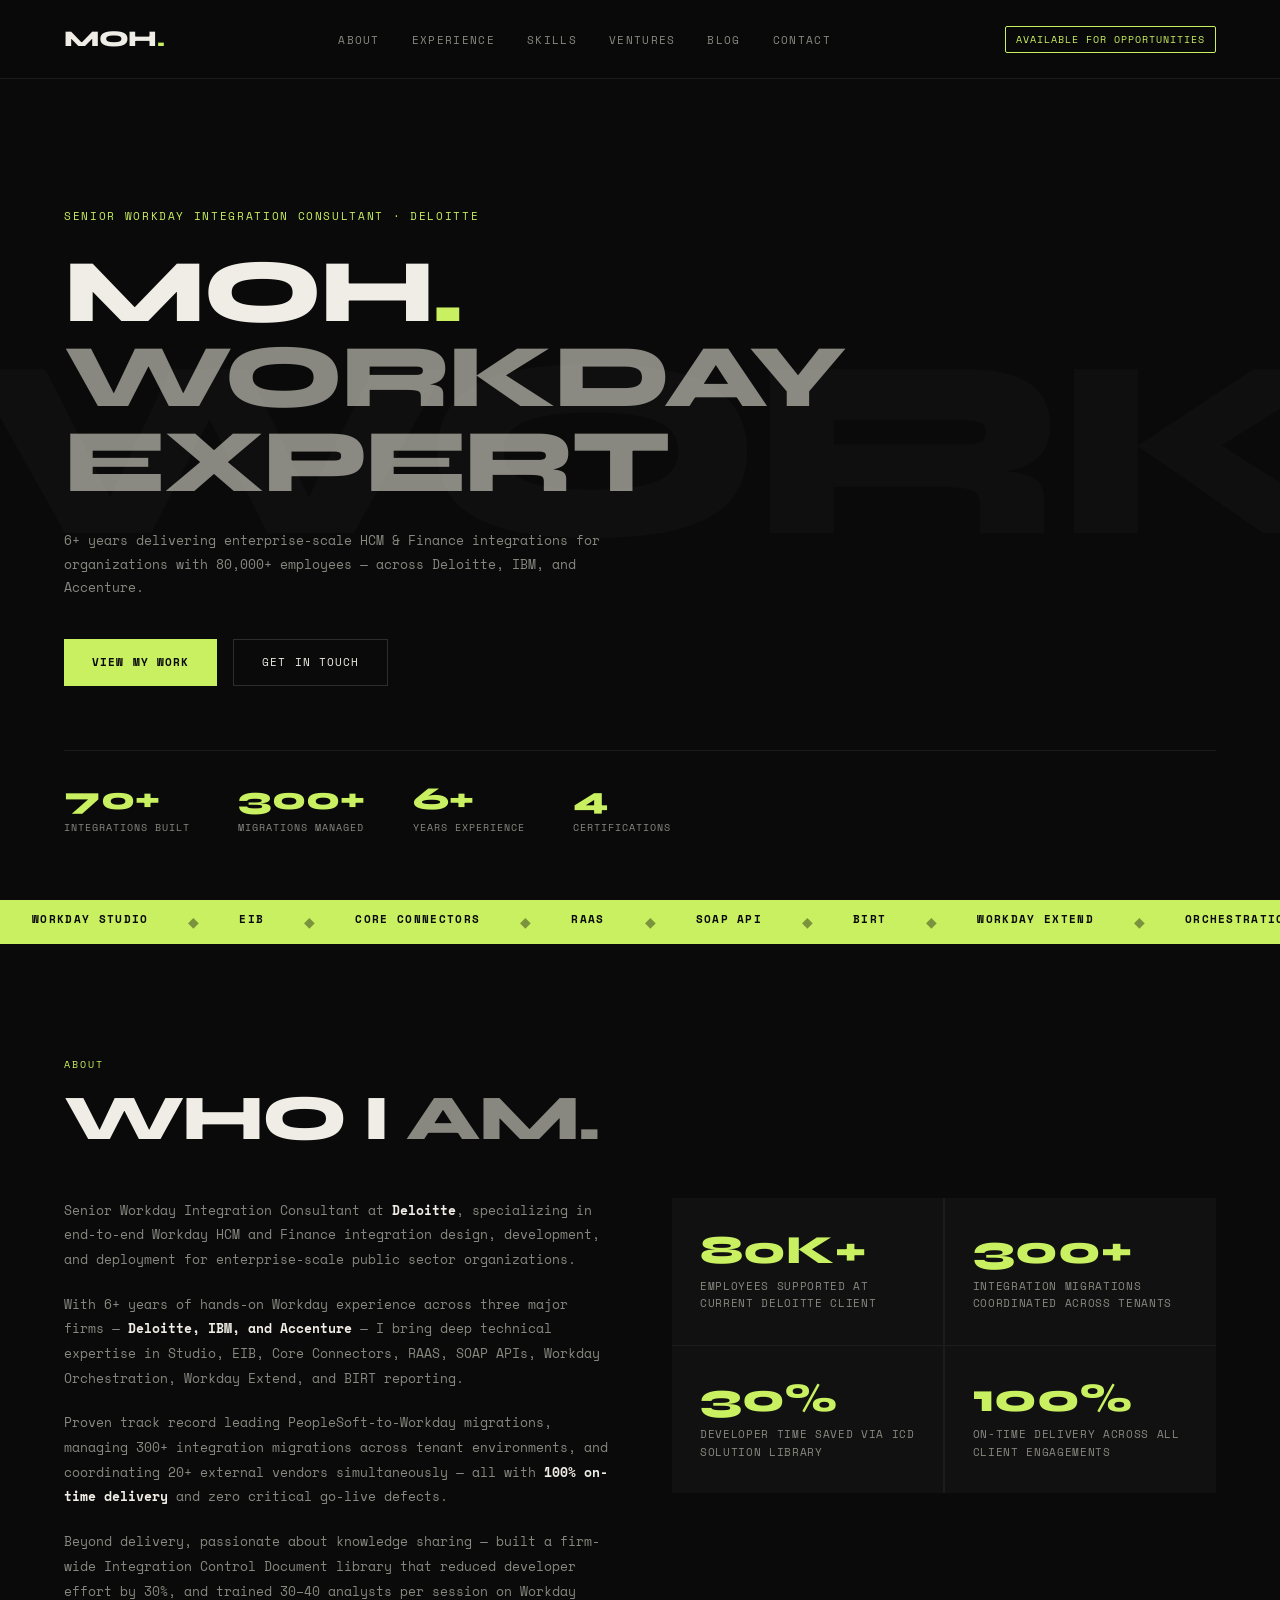
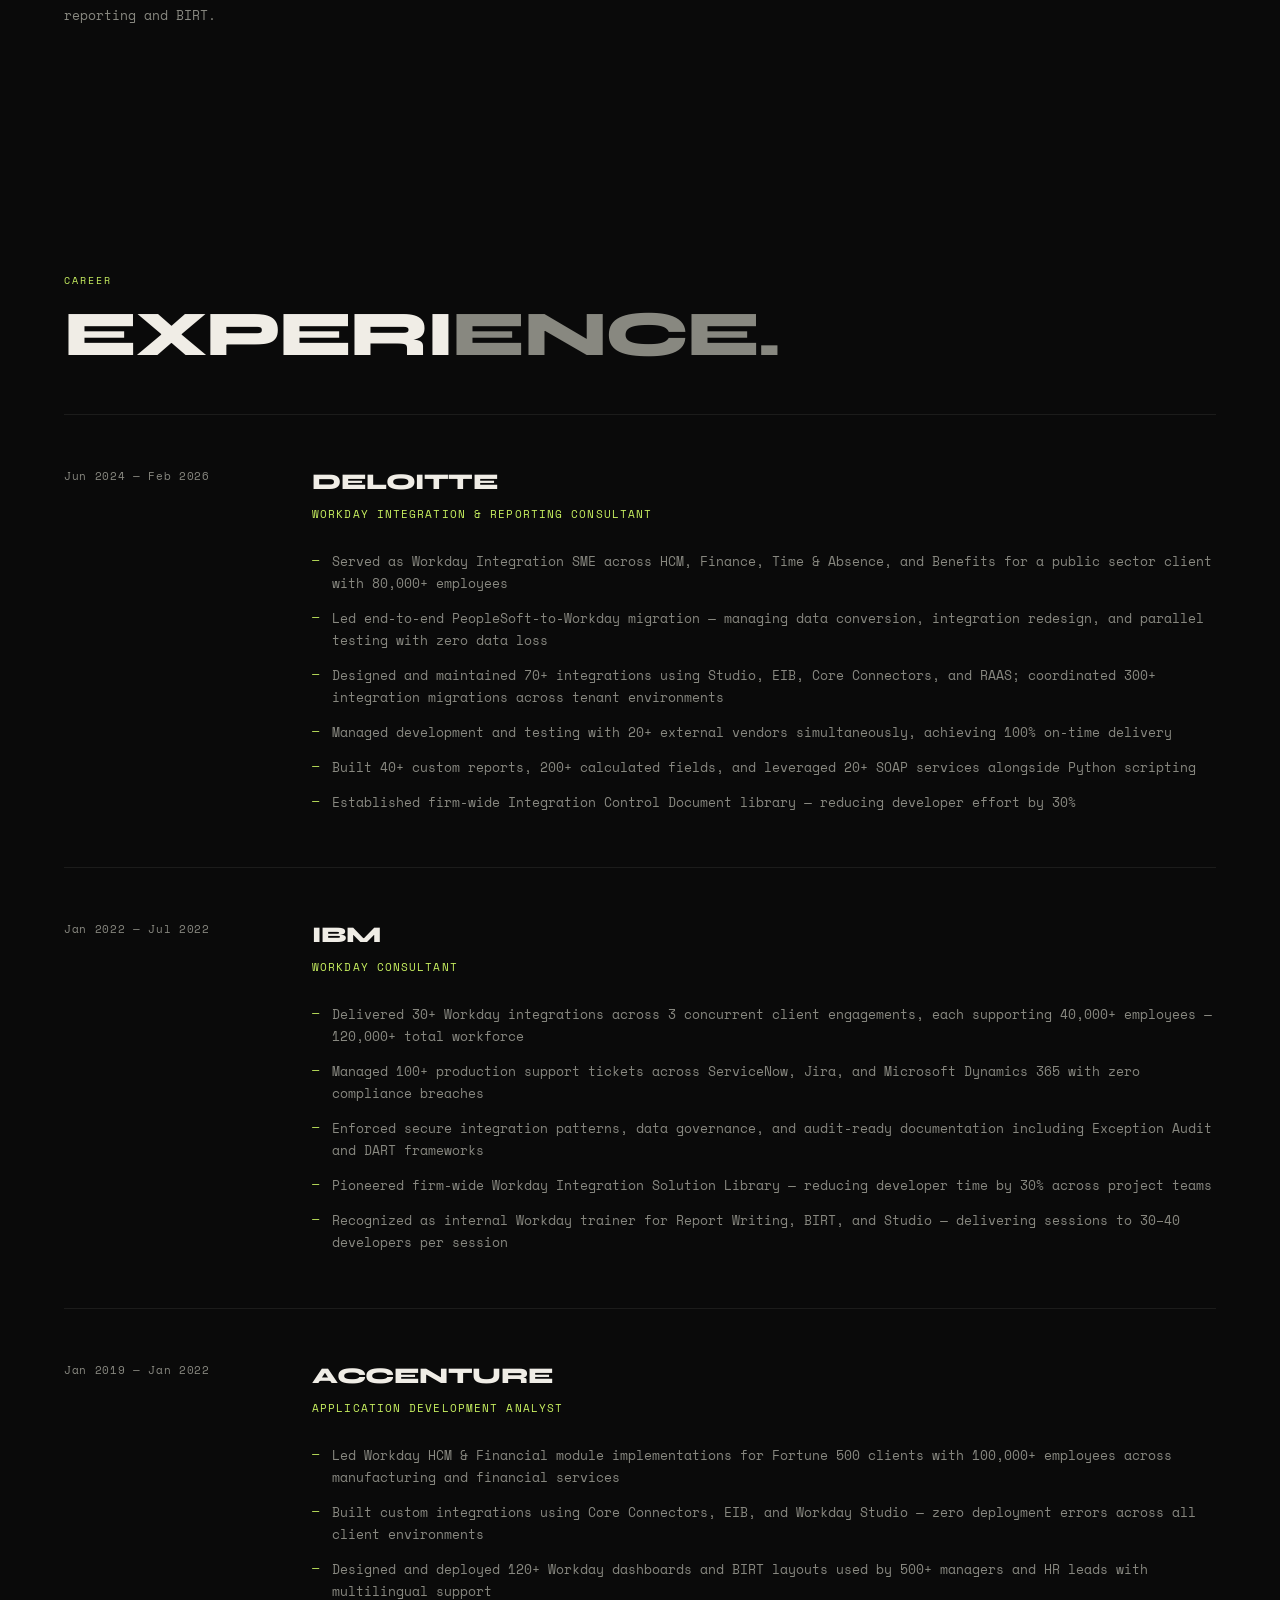
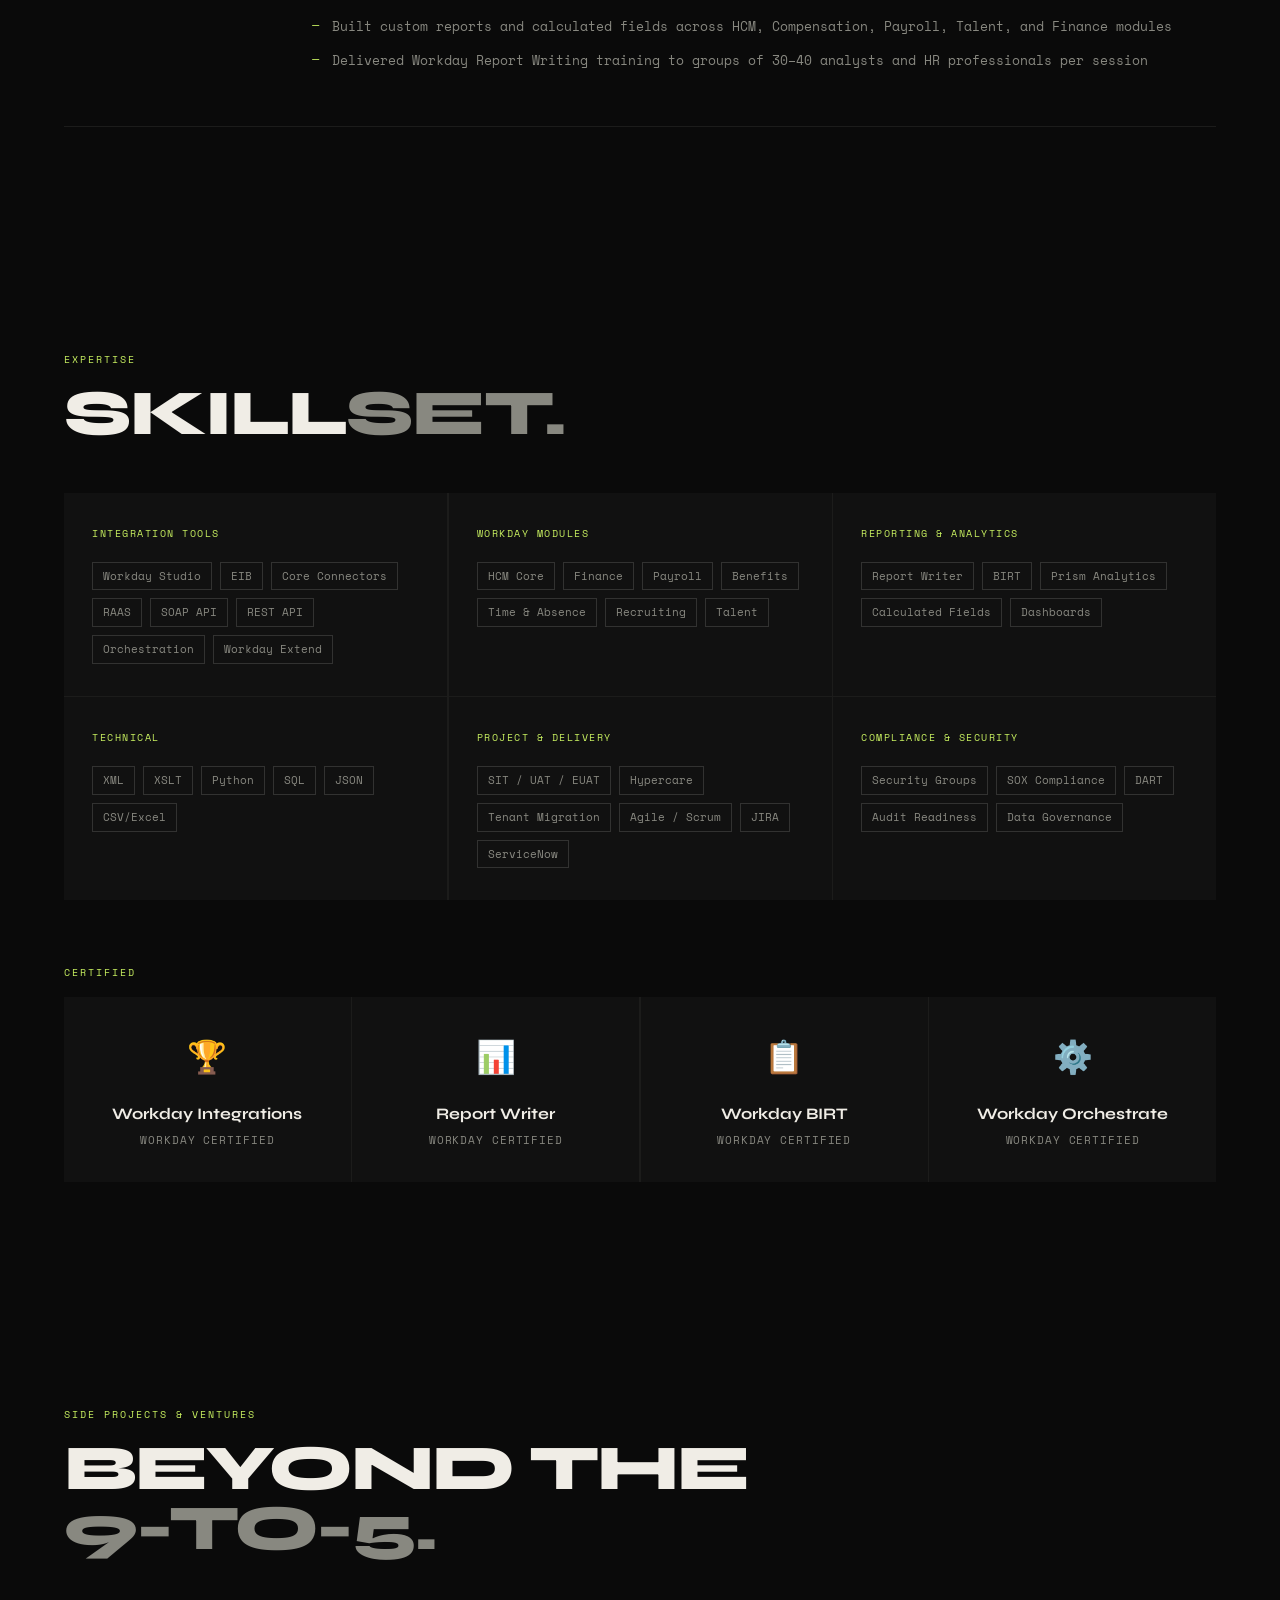
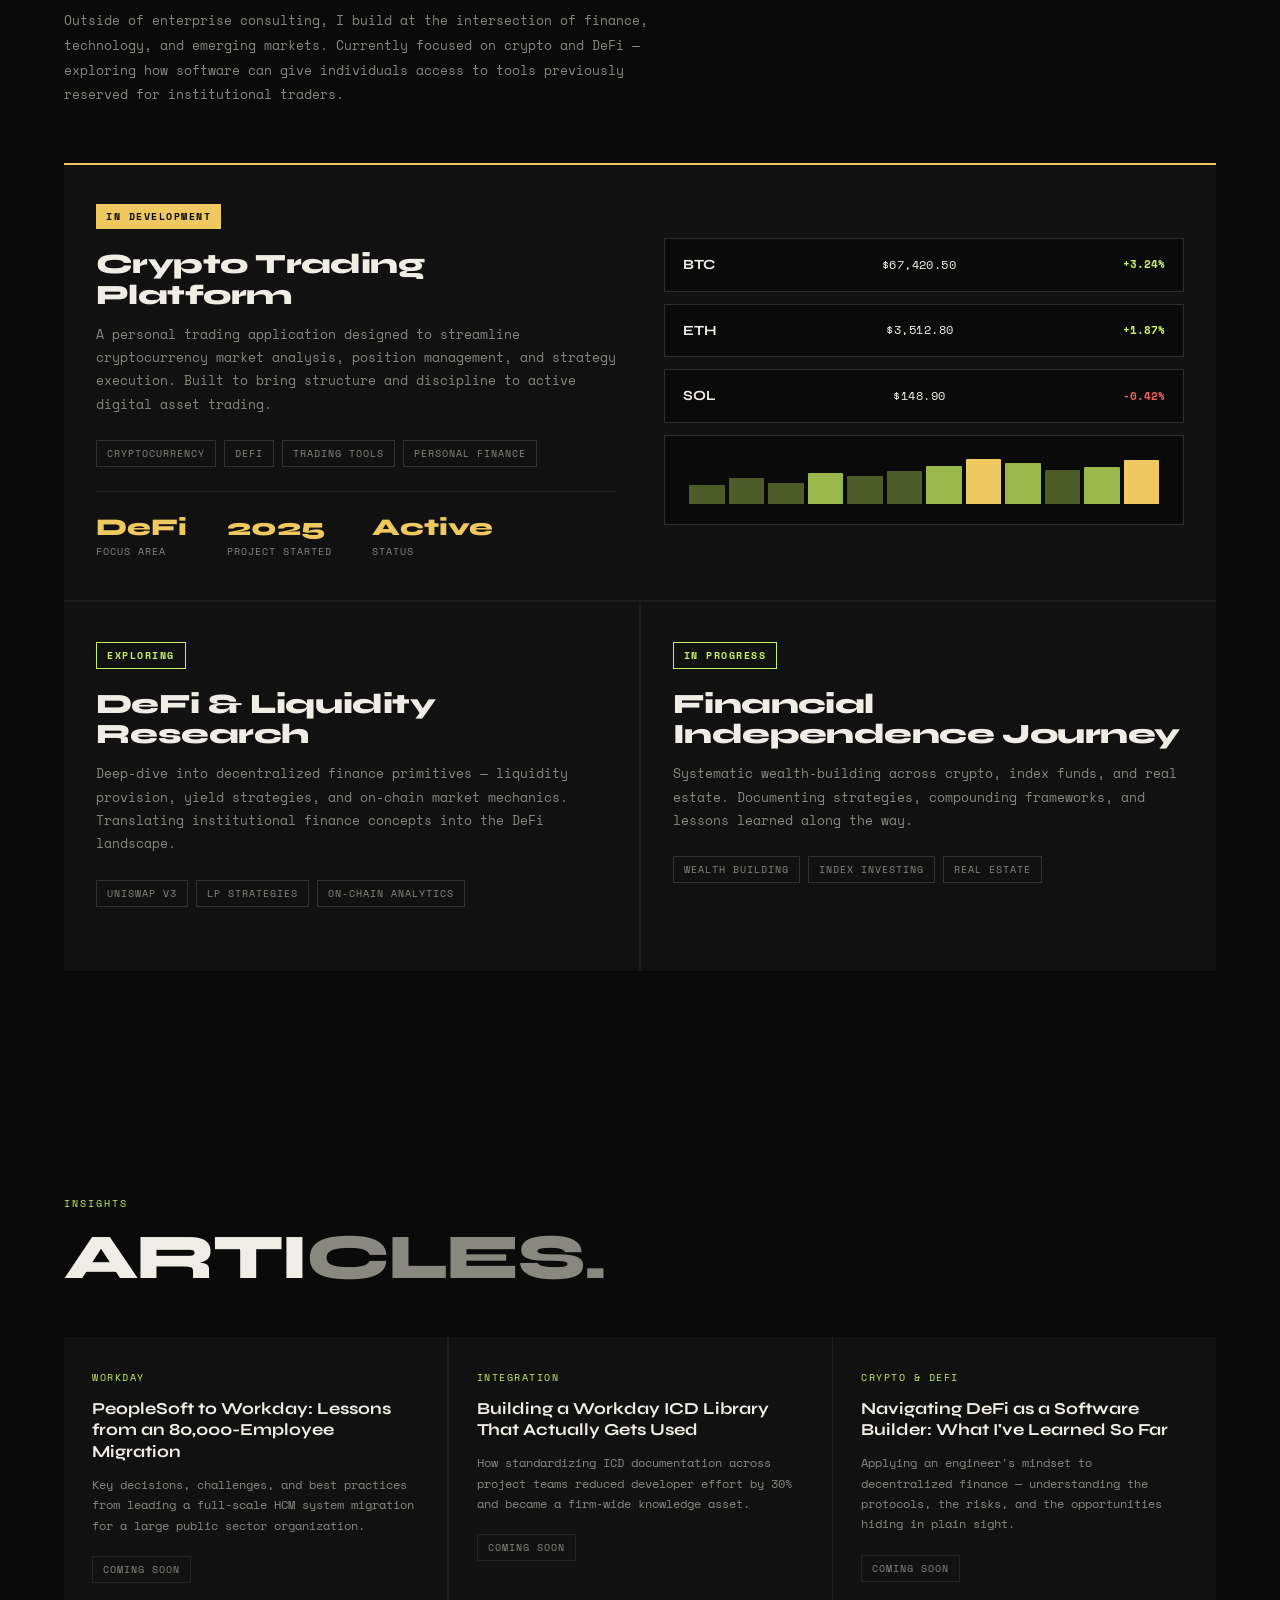
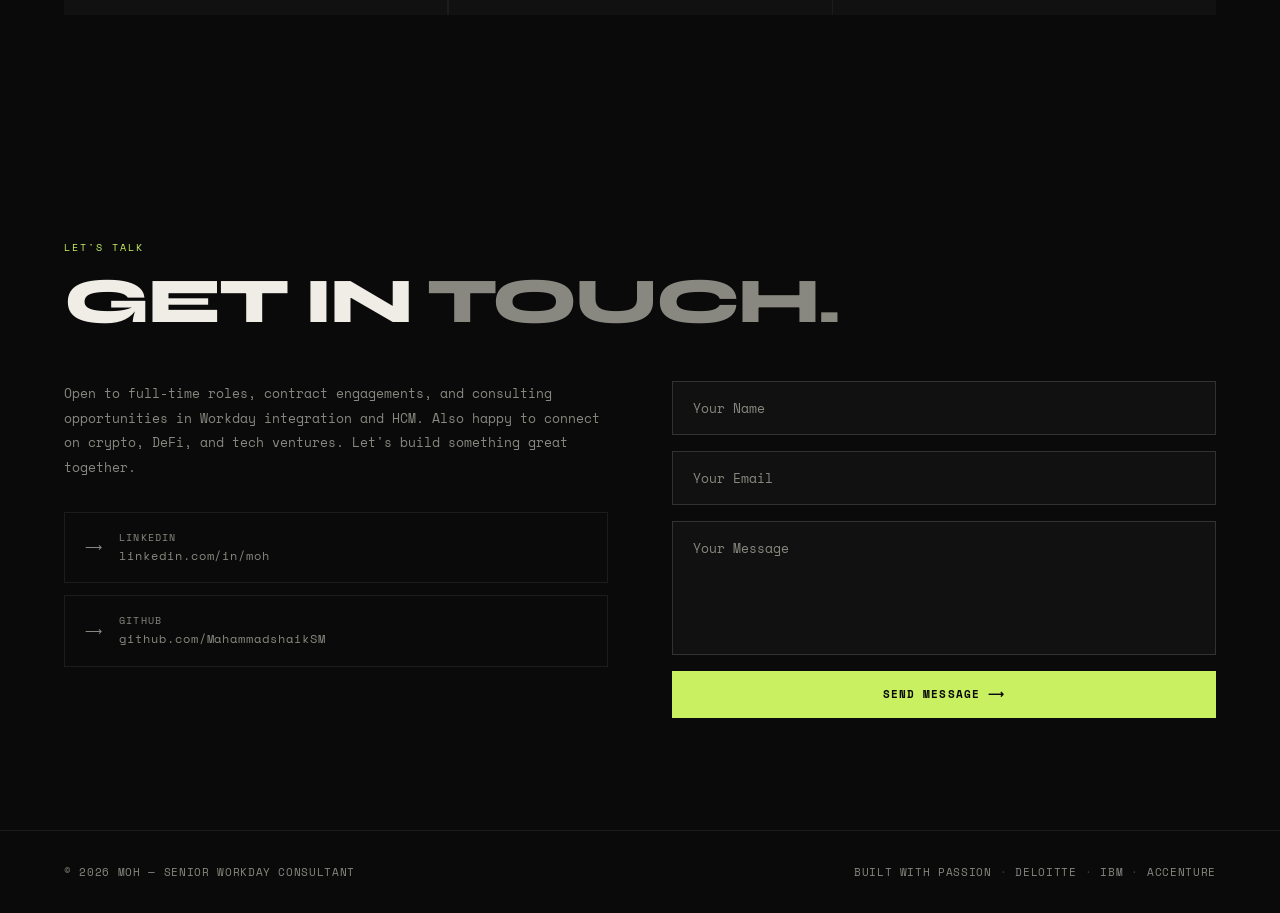
<file: Index.html>
<!DOCTYPE html>
<html lang="en">
<head>
<meta charset="UTF-8">
<meta name="viewport" content="width=device-width, initial-scale=1.0">
<title>Moh — Senior Workday Integration Consultant</title>
<link rel="preconnect" href="https://fonts.googleapis.com">
<link rel="preconnect" href="https://fonts.gstatic.com" crossorigin>
<link href="https://fonts.googleapis.com/css2?family=Space+Mono:ital,wght@0,400;0,700;1,400&family=Syne:wght@400;600;700;800&display=swap" rel="stylesheet">
<style>
  :root {
    --bg: #0a0a0a;
    --bg2: #111111;
    --bg3: #1a1a1a;
    --text: #f0ede6;
    --muted: #888880;
    --accent: #c8f060;
    --accent2: #f0c860;
    --border: rgba(240,237,230,0.08);
    --border2: rgba(240,237,230,0.15);
    --mono: 'Space Mono', monospace;
    --display: 'Syne', sans-serif;
  }
  *, *::before, *::after { box-sizing: border-box; margin: 0; padding: 0; }
  html { scroll-behavior: smooth; }
  body {
    background: var(--bg);
    color: var(--text);
    font-family: var(--mono);
    font-size: 14px;
    line-height: 1.7;
    overflow-x: hidden;
  }

  /* NAV */
  nav {
    position: fixed;
    top: 0; left: 0; right: 0;
    z-index: 100;
    display: flex;
    align-items: center;
    justify-content: space-between;
    padding: 1.25rem 4rem;
    background: rgba(10,10,10,0.92);
    backdrop-filter: blur(12px);
    border-bottom: 1px solid var(--border);
  }
  .nav-logo {
    font-family: var(--display);
    font-size: 1.4rem;
    font-weight: 800;
    letter-spacing: -0.02em;
    color: var(--text);
    text-decoration: none;
  }
  .nav-logo span { color: var(--accent); }
  .nav-links { display: flex; gap: 2rem; list-style: none; }
  .nav-links a {
    color: var(--muted);
    text-decoration: none;
    font-size: 11px;
    letter-spacing: 0.12em;
    text-transform: uppercase;
    transition: color 0.2s;
  }
  .nav-links a:hover { color: var(--accent); }
  .nav-badge {
    font-size: 10px;
    letter-spacing: 0.1em;
    text-transform: uppercase;
    color: var(--accent);
    border: 1px solid var(--accent);
    padding: 4px 10px;
    border-radius: 2px;
  }

  /* HERO */
  .hero {
    min-height: 100vh;
    display: flex;
    flex-direction: column;
    justify-content: flex-end;
    padding: 8rem 4rem 4rem;
    position: relative;
    overflow: hidden;
  }
  .hero-bg-text {
    position: absolute;
    top: 50%;
    left: -2rem;
    transform: translateY(-50%);
    font-family: var(--display);
    font-size: clamp(120px, 20vw, 260px);
    font-weight: 800;
    color: rgba(255,255,255,0.025);
    white-space: nowrap;
    pointer-events: none;
    user-select: none;
    letter-spacing: -0.04em;
  }
  .hero-eyebrow {
    font-size: 11px;
    letter-spacing: 0.15em;
    text-transform: uppercase;
    color: var(--accent);
    margin-bottom: 1.5rem;
  }
  .hero-title {
    font-family: var(--display);
    font-size: clamp(3rem, 7vw, 7rem);
    font-weight: 800;
    line-height: 0.95;
    letter-spacing: -0.03em;
    margin-bottom: 1.5rem;
  }
  .hero-title .line2 { color: var(--muted); }
  .hero-title .accent { color: var(--accent); }
  .hero-sub {
    max-width: 560px;
    color: var(--muted);
    font-size: 13px;
    line-height: 1.8;
    margin-bottom: 2.5rem;
  }
  .hero-ctas { display: flex; gap: 1rem; align-items: center; flex-wrap: wrap; }
  .btn-primary {
    background: var(--accent);
    color: #0a0a0a;
    font-family: var(--mono);
    font-size: 11px;
    letter-spacing: 0.1em;
    text-transform: uppercase;
    font-weight: 700;
    padding: 14px 28px;
    border: none;
    cursor: pointer;
    text-decoration: none;
    display: inline-block;
    transition: opacity 0.2s;
  }
  .btn-primary:hover { opacity: 0.85; }
  .btn-outline {
    background: transparent;
    color: var(--text);
    font-family: var(--mono);
    font-size: 11px;
    letter-spacing: 0.1em;
    text-transform: uppercase;
    padding: 13px 28px;
    border: 1px solid var(--border2);
    cursor: pointer;
    text-decoration: none;
    display: inline-block;
    transition: border-color 0.2s, color 0.2s;
  }
  .btn-outline:hover { border-color: var(--accent); color: var(--accent); }
  .hero-stats {
    display: flex;
    gap: 3rem;
    margin-top: 4rem;
    padding-top: 2rem;
    border-top: 1px solid var(--border);
  }
  .stat-num {
    font-family: var(--display);
    font-size: 2rem;
    font-weight: 800;
    color: var(--accent);
    line-height: 1;
  }
  .stat-label {
    font-size: 10px;
    letter-spacing: 0.1em;
    text-transform: uppercase;
    color: var(--muted);
    margin-top: 4px;
  }

  /* TICKER */
  .ticker {
    overflow: hidden;
    background: var(--accent);
    padding: 10px 0;
  }
  .ticker-inner {
    display: flex;
    gap: 0;
    animation: ticker 30s linear infinite;
    white-space: nowrap;
  }
  .ticker-item {
    font-size: 11px;
    letter-spacing: 0.12em;
    text-transform: uppercase;
    font-weight: 700;
    color: #0a0a0a;
    padding: 0 2rem;
  }
  .ticker-sep { color: #0a0a0a; opacity: 0.4; padding: 0 0.5rem; }
  @keyframes ticker { from { transform: translateX(0); } to { transform: translateX(-50%); } }

  /* SECTIONS */
  section { padding: 7rem 4rem; }
  .section-label {
    font-size: 10px;
    letter-spacing: 0.2em;
    text-transform: uppercase;
    color: var(--accent);
    margin-bottom: 1rem;
  }
  .section-title {
    font-family: var(--display);
    font-size: clamp(2.5rem, 5vw, 4.5rem);
    font-weight: 800;
    line-height: 0.95;
    letter-spacing: -0.03em;
    margin-bottom: 3rem;
  }
  .section-title em { color: var(--muted); font-style: normal; }

  /* ABOUT */
  .about-grid {
    display: grid;
    grid-template-columns: 1fr 1fr;
    gap: 4rem;
    align-items: start;
  }
  .about-text p {
    color: var(--muted);
    font-size: 13px;
    line-height: 1.9;
    margin-bottom: 1.25rem;
  }
  .about-text p strong { color: var(--text); font-weight: 700; }
  .about-metrics {
    display: grid;
    grid-template-columns: 1fr 1fr;
    gap: 1.5px;
    background: var(--border);
  }
  .metric-box {
    background: var(--bg2);
    padding: 2rem 1.75rem;
  }
  .metric-num {
    font-family: var(--display);
    font-size: 2.5rem;
    font-weight: 800;
    color: var(--accent);
    line-height: 1;
    margin-bottom: 0.5rem;
  }
  .metric-desc {
    font-size: 11px;
    color: var(--muted);
    line-height: 1.6;
    text-transform: uppercase;
    letter-spacing: 0.06em;
  }

  /* EXPERIENCE */
  .exp-item {
    display: grid;
    grid-template-columns: 200px 1fr;
    gap: 3rem;
    padding: 3rem 0;
    border-top: 1px solid var(--border);
  }
  .exp-item:last-child { border-bottom: 1px solid var(--border); }
  .exp-date { font-size: 11px; color: var(--muted); letter-spacing: 0.06em; padding-top: 4px; }
  .exp-company {
    font-family: var(--display);
    font-size: 1.4rem;
    font-weight: 800;
    letter-spacing: -0.02em;
    margin-bottom: 0.25rem;
  }
  .exp-role {
    font-size: 11px;
    letter-spacing: 0.1em;
    text-transform: uppercase;
    color: var(--accent);
    margin-bottom: 1.25rem;
  }
  .exp-bullets { list-style: none; }
  .exp-bullets li {
    font-size: 13px;
    color: var(--muted);
    padding: 0.4rem 0;
    padding-left: 1.25rem;
    position: relative;
    line-height: 1.7;
  }
  .exp-bullets li::before {
    content: '—';
    position: absolute;
    left: 0;
    color: var(--accent);
    font-size: 12px;
  }

  /* SKILLS */
  .skills-grid {
    display: grid;
    grid-template-columns: repeat(3, 1fr);
    gap: 1.5px;
    background: var(--border);
  }
  .skill-box {
    background: var(--bg2);
    padding: 2rem 1.75rem;
  }
  .skill-box-title {
    font-size: 10px;
    letter-spacing: 0.15em;
    text-transform: uppercase;
    color: var(--accent);
    margin-bottom: 1.25rem;
  }
  .skill-tags { display: flex; flex-wrap: wrap; gap: 8px; }
  .tag {
    font-size: 11px;
    color: var(--muted);
    border: 1px solid var(--border2);
    padding: 4px 10px;
    transition: border-color 0.2s, color 0.2s;
  }
  .tag:hover { border-color: var(--accent); color: var(--text); }

  /* CERTS */
  .certs-grid {
    display: grid;
    grid-template-columns: repeat(4, 1fr);
    gap: 1.5px;
    background: var(--border);
    margin-top: 1rem;
  }
  .cert-box {
    background: var(--bg2);
    padding: 2rem 1.75rem;
    text-align: center;
  }
  .cert-icon {
    font-size: 2rem;
    margin-bottom: 1rem;
    display: block;
  }
  .cert-name {
    font-family: var(--display);
    font-size: 1rem;
    font-weight: 700;
    margin-bottom: 0.25rem;
  }
  .cert-sub { font-size: 11px; color: var(--muted); letter-spacing: 0.08em; text-transform: uppercase; }

  /* ====================== PROJECTS / VENTURES SECTION ====================== */
  #ventures { background: var(--bg); }

  .ventures-intro {
    max-width: 600px;
    color: var(--muted);
    font-size: 13px;
    line-height: 1.9;
    margin-bottom: 3.5rem;
  }

  .ventures-grid {
    display: grid;
    grid-template-columns: repeat(2, 1fr);
    gap: 1.5px;
    background: var(--border);
  }

  .venture-card {
    background: var(--bg2);
    padding: 2.5rem 2rem;
    position: relative;
    overflow: hidden;
    transition: background 0.25s;
  }
  .venture-card:hover { background: var(--bg3); }
  .venture-card::before {
    content: '';
    position: absolute;
    top: 0; left: 0; right: 0;
    height: 2px;
    background: var(--accent);
    transform: scaleX(0);
    transform-origin: left;
    transition: transform 0.3s ease;
  }
  .venture-card:hover::before { transform: scaleX(1); }

  .venture-card.featured {
    grid-column: span 2;
    display: grid;
    grid-template-columns: 1fr 1fr;
    gap: 3rem;
    align-items: center;
  }
  .venture-card.featured::before { transform: scaleX(1); background: var(--accent2); }

  .venture-badge {
    display: inline-block;
    font-size: 10px;
    letter-spacing: 0.15em;
    text-transform: uppercase;
    color: #0a0a0a;
    background: var(--accent2);
    padding: 4px 10px;
    margin-bottom: 1.25rem;
    font-weight: 700;
  }
  .venture-badge.wip {
    background: transparent;
    color: var(--accent);
    border: 1px solid var(--accent);
  }

  .venture-name {
    font-family: var(--display);
    font-size: 1.75rem;
    font-weight: 800;
    letter-spacing: -0.02em;
    line-height: 1.1;
    margin-bottom: 0.75rem;
  }

  .venture-tagline {
    font-size: 13px;
    color: var(--muted);
    line-height: 1.8;
    margin-bottom: 1.5rem;
  }

  .venture-pills {
    display: flex;
    flex-wrap: wrap;
    gap: 8px;
    margin-bottom: 1.5rem;
  }
  .venture-pill {
    font-size: 10px;
    letter-spacing: 0.1em;
    text-transform: uppercase;
    color: var(--muted);
    border: 1px solid var(--border2);
    padding: 4px 10px;
  }

  .venture-stat-row {
    display: flex;
    gap: 2.5rem;
    padding-top: 1.5rem;
    border-top: 1px solid var(--border);
  }
  .venture-stat-num {
    font-family: var(--display);
    font-size: 1.5rem;
    font-weight: 800;
    color: var(--accent2);
    line-height: 1;
  }
  .venture-stat-label {
    font-size: 10px;
    letter-spacing: 0.1em;
    text-transform: uppercase;
    color: var(--muted);
    margin-top: 3px;
  }

  .venture-visual {
    display: flex;
    flex-direction: column;
    gap: 12px;
  }
  .crypto-ticker-row {
    display: flex;
    align-items: center;
    justify-content: space-between;
    background: var(--bg);
    border: 1px solid var(--border2);
    padding: 14px 18px;
    font-size: 12px;
  }
  .ticker-symbol { font-family: var(--display); font-weight: 700; font-size: 14px; }
  .ticker-price { color: var(--text); letter-spacing: 0.04em; }
  .ticker-change { color: var(--accent); font-weight: 700; font-size: 11px; }
  .ticker-change.neg { color: #f06060; }

  .chart-mini {
    background: var(--bg);
    border: 1px solid var(--border2);
    padding: 1.25rem 1.5rem;
    height: 90px;
    display: flex;
    align-items: flex-end;
    gap: 4px;
  }
  .chart-bar {
    flex: 1;
    background: var(--accent);
    opacity: 0.35;
    border-radius: 1px 1px 0 0;
    transition: opacity 0.2s;
  }
  .chart-bar:hover { opacity: 0.85; }
  .chart-bar.high { opacity: 0.75; }
  .chart-bar.peak { opacity: 1; background: var(--accent2); }

  /* BLOG */
  .blog-grid {
    display: grid;
    grid-template-columns: repeat(3, 1fr);
    gap: 1.5px;
    background: var(--border);
  }
  .blog-card {
    background: var(--bg2);
    padding: 2rem 1.75rem;
    text-decoration: none;
    display: block;
    transition: background 0.2s;
  }
  .blog-card:hover { background: var(--bg3); }
  .blog-cat {
    font-size: 10px;
    letter-spacing: 0.15em;
    text-transform: uppercase;
    color: var(--accent);
    margin-bottom: 0.75rem;
  }
  .blog-title {
    font-family: var(--display);
    font-size: 1.05rem;
    font-weight: 700;
    line-height: 1.3;
    margin-bottom: 0.75rem;
    color: var(--text);
  }
  .blog-sub { font-size: 12px; color: var(--muted); line-height: 1.7; }
  .blog-soon {
    font-size: 10px;
    letter-spacing: 0.1em;
    text-transform: uppercase;
    color: var(--muted);
    border: 1px solid var(--border);
    padding: 4px 10px;
    display: inline-block;
    margin-top: 1.25rem;
  }

  /* CONTACT */
  .contact-grid {
    display: grid;
    grid-template-columns: 1fr 1fr;
    gap: 4rem;
    align-items: start;
  }
  .contact-text {
    font-size: 13px;
    color: var(--muted);
    line-height: 1.9;
    margin-bottom: 2rem;
  }
  .contact-links { display: flex; flex-direction: column; gap: 12px; }
  .contact-link {
    display: flex;
    align-items: center;
    gap: 1rem;
    color: var(--muted);
    text-decoration: none;
    font-size: 12px;
    letter-spacing: 0.08em;
    padding: 1rem 1.25rem;
    border: 1px solid var(--border);
    transition: border-color 0.2s, color 0.2s;
  }
  .contact-link:hover { border-color: var(--accent); color: var(--accent); }
  .contact-link-label { font-size: 10px; text-transform: uppercase; letter-spacing: 0.12em; }
  .contact-form { display: flex; flex-direction: column; gap: 1rem; }
  .contact-form input,
  .contact-form textarea {
    background: var(--bg2);
    border: 1px solid var(--border2);
    color: var(--text);
    font-family: var(--mono);
    font-size: 13px;
    padding: 1rem 1.25rem;
    outline: none;
    resize: none;
    transition: border-color 0.2s;
  }
  .contact-form input:focus,
  .contact-form textarea:focus { border-color: var(--accent); }
  .contact-form input::placeholder,
  .contact-form textarea::placeholder { color: var(--muted); }

  /* FOOTER */
  footer {
    border-top: 1px solid var(--border);
    padding: 2rem 4rem;
    display: flex;
    align-items: center;
    justify-content: space-between;
  }
  .footer-copy { font-size: 11px; color: var(--muted); letter-spacing: 0.06em; text-transform: uppercase; }
  .footer-firms { font-size: 11px; color: var(--muted); letter-spacing: 0.06em; text-transform: uppercase; }
  .footer-firms span { color: var(--muted); margin: 0 0.5rem; opacity: 0.4; }

  @media (max-width: 900px) {
    nav { padding: 1rem 1.5rem; }
    .nav-links { display: none; }
    section { padding: 5rem 1.5rem; }
    .hero { padding: 7rem 1.5rem 3rem; }
    .about-grid, .contact-grid { grid-template-columns: 1fr; }
    .skills-grid { grid-template-columns: 1fr 1fr; }
    .certs-grid { grid-template-columns: repeat(2, 1fr); }
    .blog-grid { grid-template-columns: 1fr; }
    .exp-item { grid-template-columns: 1fr; gap: 1rem; }
    .ventures-grid { grid-template-columns: 1fr; }
    .venture-card.featured { grid-column: span 1; grid-template-columns: 1fr; }
    footer { flex-direction: column; gap: 1rem; padding: 2rem 1.5rem; text-align: center; }
  }
</style>
</head>
<body>

<!-- NAV -->
<nav>
  <a href="#" class="nav-logo">MOH<span>.</span></a>
  <ul class="nav-links">
    <li><a href="#about">About</a></li>
    <li><a href="#experience">Experience</a></li>
    <li><a href="#skills">Skills</a></li>
    <li><a href="#ventures">Ventures</a></li>
    <li><a href="#blog">Blog</a></li>
    <li><a href="#contact">Contact</a></li>
  </ul>
  <div class="nav-badge">Available for opportunities</div>
</nav>

<!-- HERO -->
<section class="hero" id="home">
  <div class="hero-bg-text">WORKDAY</div>
  <div class="hero-eyebrow">Senior Workday Integration Consultant · Deloitte</div>
  <h1 class="hero-title">
    MOH<span class="accent">.</span><br>
    <span class="line2">WORKDAY</span><br>
    <span class="line2">EXPERT</span>
  </h1>
  <p class="hero-sub">
    6+ years delivering enterprise-scale HCM &amp; Finance integrations
    for organizations with 80,000+ employees — across Deloitte, IBM, and Accenture.
  </p>
  <div class="hero-ctas">
    <a href="#experience" class="btn-primary">View My Work</a>
    <a href="#contact" class="btn-outline">Get In Touch</a>
  </div>
  <div class="hero-stats">
    <div><div class="stat-num">70+</div><div class="stat-label">Integrations Built</div></div>
    <div><div class="stat-num">300+</div><div class="stat-label">Migrations Managed</div></div>
    <div><div class="stat-num">6+</div><div class="stat-label">Years Experience</div></div>
    <div><div class="stat-num">4</div><div class="stat-label">Certifications</div></div>
  </div>
</section>

<!-- TICKER -->
<div class="ticker">
  <div class="ticker-inner">
    <span class="ticker-item">Workday Studio</span><span class="ticker-sep">◆</span>
    <span class="ticker-item">EIB</span><span class="ticker-sep">◆</span>
    <span class="ticker-item">Core Connectors</span><span class="ticker-sep">◆</span>
    <span class="ticker-item">RAAS</span><span class="ticker-sep">◆</span>
    <span class="ticker-item">SOAP API</span><span class="ticker-sep">◆</span>
    <span class="ticker-item">BIRT</span><span class="ticker-sep">◆</span>
    <span class="ticker-item">Workday Extend</span><span class="ticker-sep">◆</span>
    <span class="ticker-item">Orchestration</span><span class="ticker-sep">◆</span>
    <span class="ticker-item">XML &amp; XSLT</span><span class="ticker-sep">◆</span>
    <span class="ticker-item">Python</span><span class="ticker-sep">◆</span>
    <span class="ticker-item">PeopleSoft Migration</span><span class="ticker-sep">◆</span>
    <span class="ticker-item">Prism Analytics</span><span class="ticker-sep">◆</span>
    <span class="ticker-item">Workday Studio</span><span class="ticker-sep">◆</span>
    <span class="ticker-item">EIB</span><span class="ticker-sep">◆</span>
    <span class="ticker-item">Core Connectors</span><span class="ticker-sep">◆</span>
    <span class="ticker-item">RAAS</span><span class="ticker-sep">◆</span>
    <span class="ticker-item">SOAP API</span><span class="ticker-sep">◆</span>
    <span class="ticker-item">BIRT</span><span class="ticker-sep">◆</span>
    <span class="ticker-item">Workday Extend</span><span class="ticker-sep">◆</span>
    <span class="ticker-item">Orchestration</span><span class="ticker-sep">◆</span>
    <span class="ticker-item">XML &amp; XSLT</span><span class="ticker-sep">◆</span>
    <span class="ticker-item">Python</span><span class="ticker-sep">◆</span>
    <span class="ticker-item">PeopleSoft Migration</span><span class="ticker-sep">◆</span>
    <span class="ticker-item">Prism Analytics</span><span class="ticker-sep">◆</span>
  </div>
</div>

<!-- ABOUT -->
<section id="about">
  <div class="section-label">About</div>
  <h2 class="section-title">WHO I <em>AM.</em></h2>
  <div class="about-grid">
    <div class="about-text">
      <p>Senior Workday Integration Consultant at <strong>Deloitte</strong>, specializing in end-to-end Workday HCM and Finance integration design, development, and deployment for enterprise-scale public sector organizations.</p>
      <p>With 6+ years of hands-on Workday experience across three major firms — <strong>Deloitte, IBM, and Accenture</strong> — I bring deep technical expertise in Studio, EIB, Core Connectors, RAAS, SOAP APIs, Workday Orchestration, Workday Extend, and BIRT reporting.</p>
      <p>Proven track record leading PeopleSoft-to-Workday migrations, managing 300+ integration migrations across tenant environments, and coordinating 20+ external vendors simultaneously — all with <strong>100% on-time delivery</strong> and zero critical go-live defects.</p>
      <p>Beyond delivery, passionate about knowledge sharing — built a firm-wide Integration Control Document library that reduced developer effort by 30%, and trained 30–40 analysts per session on Workday reporting and BIRT.</p>
    </div>
    <div class="about-metrics">
      <div class="metric-box">
        <div class="metric-num">80K+</div>
        <div class="metric-desc">Employees supported at current Deloitte client</div>
      </div>
      <div class="metric-box">
        <div class="metric-num">300+</div>
        <div class="metric-desc">Integration migrations coordinated across tenants</div>
      </div>
      <div class="metric-box">
        <div class="metric-num">30%</div>
        <div class="metric-desc">Developer time saved via ICD solution library</div>
      </div>
      <div class="metric-box">
        <div class="metric-num">100%</div>
        <div class="metric-desc">On-time delivery across all client engagements</div>
      </div>
    </div>
  </div>
</section>

<!-- EXPERIENCE -->
<section id="experience">
  <div class="section-label">Career</div>
  <h2 class="section-title">EXPERI<em>ENCE.</em></h2>

  <div class="exp-item">
    <div class="exp-date">Jun 2024 — Feb 2026</div>
    <div>
      <div class="exp-company">DELOITTE</div>
      <div class="exp-role">Workday Integration &amp; Reporting Consultant</div>
      <ul class="exp-bullets">
        <li>Served as Workday Integration SME across HCM, Finance, Time &amp; Absence, and Benefits for a public sector client with 80,000+ employees</li>
        <li>Led end-to-end PeopleSoft-to-Workday migration — managing data conversion, integration redesign, and parallel testing with zero data loss</li>
        <li>Designed and maintained 70+ integrations using Studio, EIB, Core Connectors, and RAAS; coordinated 300+ integration migrations across tenant environments</li>
        <li>Managed development and testing with 20+ external vendors simultaneously, achieving 100% on-time delivery</li>
        <li>Built 40+ custom reports, 200+ calculated fields, and leveraged 20+ SOAP services alongside Python scripting</li>
        <li>Established firm-wide Integration Control Document library — reducing developer effort by 30%</li>
      </ul>
    </div>
  </div>

  <div class="exp-item">
    <div class="exp-date">Jan 2022 — Jul 2022</div>
    <div>
      <div class="exp-company">IBM</div>
      <div class="exp-role">Workday Consultant</div>
      <ul class="exp-bullets">
        <li>Delivered 30+ Workday integrations across 3 concurrent client engagements, each supporting 40,000+ employees — 120,000+ total workforce</li>
        <li>Managed 100+ production support tickets across ServiceNow, Jira, and Microsoft Dynamics 365 with zero compliance breaches</li>
        <li>Enforced secure integration patterns, data governance, and audit-ready documentation including Exception Audit and DART frameworks</li>
        <li>Pioneered firm-wide Workday Integration Solution Library — reducing developer time by 30% across project teams</li>
        <li>Recognized as internal Workday trainer for Report Writing, BIRT, and Studio — delivering sessions to 30–40 developers per session</li>
      </ul>
    </div>
  </div>

  <div class="exp-item">
    <div class="exp-date">Jan 2019 — Jan 2022</div>
    <div>
      <div class="exp-company">ACCENTURE</div>
      <div class="exp-role">Application Development Analyst</div>
      <ul class="exp-bullets">
        <li>Led Workday HCM &amp; Financial module implementations for Fortune 500 clients with 100,000+ employees across manufacturing and financial services</li>
        <li>Built custom integrations using Core Connectors, EIB, and Workday Studio — zero deployment errors across all client environments</li>
        <li>Designed and deployed 120+ Workday dashboards and BIRT layouts used by 500+ managers and HR leads with multilingual support</li>
        <li>Built custom reports and calculated fields across HCM, Compensation, Payroll, Talent, and Finance modules</li>
        <li>Delivered Workday Report Writing training to groups of 30–40 analysts and HR professionals per session</li>
      </ul>
    </div>
  </div>
</section>

<!-- SKILLS -->
<section id="skills">
  <div class="section-label">Expertise</div>
  <h2 class="section-title">SKILL<em>SET.</em></h2>
  <div class="skills-grid">
    <div class="skill-box">
      <div class="skill-box-title">Integration Tools</div>
      <div class="skill-tags">
        <span class="tag">Workday Studio</span><span class="tag">EIB</span><span class="tag">Core Connectors</span>
        <span class="tag">RAAS</span><span class="tag">SOAP API</span><span class="tag">REST API</span>
        <span class="tag">Orchestration</span><span class="tag">Workday Extend</span>
      </div>
    </div>
    <div class="skill-box">
      <div class="skill-box-title">Workday Modules</div>
      <div class="skill-tags">
        <span class="tag">HCM Core</span><span class="tag">Finance</span><span class="tag">Payroll</span>
        <span class="tag">Benefits</span><span class="tag">Time &amp; Absence</span><span class="tag">Recruiting</span>
        <span class="tag">Talent</span>
      </div>
    </div>
    <div class="skill-box">
      <div class="skill-box-title">Reporting &amp; Analytics</div>
      <div class="skill-tags">
        <span class="tag">Report Writer</span><span class="tag">BIRT</span><span class="tag">Prism Analytics</span>
        <span class="tag">Calculated Fields</span><span class="tag">Dashboards</span>
      </div>
    </div>
    <div class="skill-box">
      <div class="skill-box-title">Technical</div>
      <div class="skill-tags">
        <span class="tag">XML</span><span class="tag">XSLT</span><span class="tag">Python</span>
        <span class="tag">SQL</span><span class="tag">JSON</span><span class="tag">CSV/Excel</span>
      </div>
    </div>
    <div class="skill-box">
      <div class="skill-box-title">Project &amp; Delivery</div>
      <div class="skill-tags">
        <span class="tag">SIT / UAT / EUAT</span><span class="tag">Hypercare</span>
        <span class="tag">Tenant Migration</span><span class="tag">Agile / Scrum</span>
        <span class="tag">JIRA</span><span class="tag">ServiceNow</span>
      </div>
    </div>
    <div class="skill-box">
      <div class="skill-box-title">Compliance &amp; Security</div>
      <div class="skill-tags">
        <span class="tag">Security Groups</span><span class="tag">SOX Compliance</span>
        <span class="tag">DART</span><span class="tag">Audit Readiness</span>
        <span class="tag">Data Governance</span>
      </div>
    </div>
  </div>

  <div style="margin-top: 4rem;">
    <div class="section-label">Certified</div>
    <div class="certs-grid">
      <div class="cert-box"><span class="cert-icon">🏆</span><div class="cert-name">Workday Integrations</div><div class="cert-sub">Workday Certified</div></div>
      <div class="cert-box"><span class="cert-icon">📊</span><div class="cert-name">Report Writer</div><div class="cert-sub">Workday Certified</div></div>
      <div class="cert-box"><span class="cert-icon">📋</span><div class="cert-name">Workday BIRT</div><div class="cert-sub">Workday Certified</div></div>
      <div class="cert-box"><span class="cert-icon">⚙️</span><div class="cert-name">Workday Orchestrate</div><div class="cert-sub">Workday Certified</div></div>
    </div>
  </div>
</section>

<!-- ====================== VENTURES SECTION ====================== -->
<section id="ventures">
  <div class="section-label">Side Projects &amp; Ventures</div>
  <h2 class="section-title">BEYOND THE<br><em>9-TO-5.</em></h2>
  <p class="ventures-intro">
    Outside of enterprise consulting, I build at the intersection of finance, technology, and emerging markets.
    Currently focused on crypto and DeFi — exploring how software can give individuals access to tools
    previously reserved for institutional traders.
  </p>

  <div class="ventures-grid">

    <!-- FEATURED: CRYPTO TRADING APP -->
    <div class="venture-card featured">
      <div>
        <div class="venture-badge">In Development</div>
        <h3 class="venture-name">Crypto Trading Platform</h3>
        <p class="venture-tagline">
          A personal trading application designed to streamline cryptocurrency market analysis,
          position management, and strategy execution. Built to bring structure and discipline
          to active digital asset trading.
        </p>
        <div class="venture-pills">
          <span class="venture-pill">Cryptocurrency</span>
          <span class="venture-pill">DeFi</span>
          <span class="venture-pill">Trading Tools</span>
          <span class="venture-pill">Personal Finance</span>
        </div>
        <div class="venture-stat-row">
          <div>
            <div class="venture-stat-num">DeFi</div>
            <div class="venture-stat-label">Focus Area</div>
          </div>
          <div>
            <div class="venture-stat-num">2025</div>
            <div class="venture-stat-label">Project Started</div>
          </div>
          <div>
            <div class="venture-stat-num">Active</div>
            <div class="venture-stat-label">Status</div>
          </div>
        </div>
      </div>

      <!-- Visual: mini market UI -->
      <div class="venture-visual">
        <div class="crypto-ticker-row">
          <span class="ticker-symbol">BTC</span>
          <span class="ticker-price">$67,420.50</span>
          <span class="ticker-change">+3.24%</span>
        </div>
        <div class="crypto-ticker-row">
          <span class="ticker-symbol">ETH</span>
          <span class="ticker-price">$3,512.80</span>
          <span class="ticker-change">+1.87%</span>
        </div>
        <div class="crypto-ticker-row">
          <span class="ticker-symbol">SOL</span>
          <span class="ticker-price">$148.90</span>
          <span class="ticker-change neg">-0.42%</span>
        </div>
        <div class="chart-mini">
          <div class="chart-bar" style="height:40%"></div>
          <div class="chart-bar" style="height:55%"></div>
          <div class="chart-bar" style="height:45%"></div>
          <div class="chart-bar high" style="height:65%"></div>
          <div class="chart-bar" style="height:58%"></div>
          <div class="chart-bar" style="height:70%"></div>
          <div class="chart-bar high" style="height:80%"></div>
          <div class="chart-bar peak" style="height:95%"></div>
          <div class="chart-bar high" style="height:85%"></div>
          <div class="chart-bar" style="height:72%"></div>
          <div class="chart-bar high" style="height:78%"></div>
          <div class="chart-bar peak" style="height:92%"></div>
        </div>
      </div>
    </div>

    <!-- KNOWLEDGE CARD -->
    <div class="venture-card">
      <div class="venture-badge wip">Exploring</div>
      <h3 class="venture-name">DeFi &amp; Liquidity Research</h3>
      <p class="venture-tagline">
        Deep-dive into decentralized finance primitives — liquidity provision,
        yield strategies, and on-chain market mechanics. Translating institutional
        finance concepts into the DeFi landscape.
      </p>
      <div class="venture-pills">
        <span class="venture-pill">Uniswap v3</span>
        <span class="venture-pill">LP Strategies</span>
        <span class="venture-pill">On-chain Analytics</span>
      </div>
    </div>

    <!-- WEALTH BUILDING CARD -->
    <div class="venture-card">
      <div class="venture-badge wip">In Progress</div>
      <h3 class="venture-name">Financial Independence Journey</h3>
      <p class="venture-tagline">
        Systematic wealth-building across crypto, index funds, and real estate.
        Documenting strategies, compounding frameworks, and lessons learned along the way.
      </p>
      <div class="venture-pills">
        <span class="venture-pill">Wealth Building</span>
        <span class="venture-pill">Index Investing</span>
        <span class="venture-pill">Real Estate</span>
      </div>
    </div>

  </div>
</section>

<!-- BLOG -->
<section id="blog">
  <div class="section-label">Insights</div>
  <h2 class="section-title">ARTI<em>CLES.</em></h2>
  <div class="blog-grid">
    <a href="#" class="blog-card">
      <div class="blog-cat">Workday</div>
      <div class="blog-title">PeopleSoft to Workday: Lessons from an 80,000-Employee Migration</div>
      <div class="blog-sub">Key decisions, challenges, and best practices from leading a full-scale HCM system migration for a large public sector organization.</div>
      <div class="blog-soon">Coming Soon</div>
    </a>
    <a href="#" class="blog-card">
      <div class="blog-cat">Integration</div>
      <div class="blog-title">Building a Workday ICD Library That Actually Gets Used</div>
      <div class="blog-sub">How standardizing ICD documentation across project teams reduced developer effort by 30% and became a firm-wide knowledge asset.</div>
      <div class="blog-soon">Coming Soon</div>
    </a>
    <a href="#" class="blog-card">
      <div class="blog-cat">Crypto &amp; DeFi</div>
      <div class="blog-title">Navigating DeFi as a Software Builder: What I've Learned So Far</div>
      <div class="blog-sub">Applying an engineer's mindset to decentralized finance — understanding the protocols, the risks, and the opportunities hiding in plain sight.</div>
      <div class="blog-soon">Coming Soon</div>
    </a>
  </div>
</section>

<!-- CONTACT -->
<section id="contact">
  <div class="section-label">Let's Talk</div>
  <h2 class="section-title">GET IN <em>TOUCH.</em></h2>
  <div class="contact-grid">
    <div>
      <p class="contact-text">
        Open to full-time roles, contract engagements, and consulting opportunities
        in Workday integration and HCM. Also happy to connect on crypto, DeFi, and tech ventures.
        Let's build something great together.
      </p>
      <div class="contact-links">
        <a href="https://linkedin.com/in/moh" class="contact-link">
          <span>⟶</span>
          <div>
            <div class="contact-link-label">LinkedIn</div>
            <div>linkedin.com/in/moh</div>
          </div>
        </a>
        <a href="https://github.com/MahammadshaikSM" class="contact-link">
          <span>⟶</span>
          <div>
            <div class="contact-link-label">GitHub</div>
            <div>github.com/MahammadshaikSM</div>
          </div>
        </a>
      </div>
    </div>
    <div class="contact-form">
      <input type="text" placeholder="Your Name">
      <input type="email" placeholder="Your Email">
      <textarea rows="5" placeholder="Your Message"></textarea>
      <a href="mailto:" class="btn-primary" style="text-align:center;">Send Message ⟶</a>
    </div>
  </div>
</section>

<!-- FOOTER -->
<footer>
  <div class="footer-copy">© 2026 MOH — Senior Workday Consultant</div>
  <div class="footer-firms">Built with Passion<span>·</span>Deloitte<span>·</span>IBM<span>·</span>Accenture</div>
</footer>

</body>
</html>
</file>
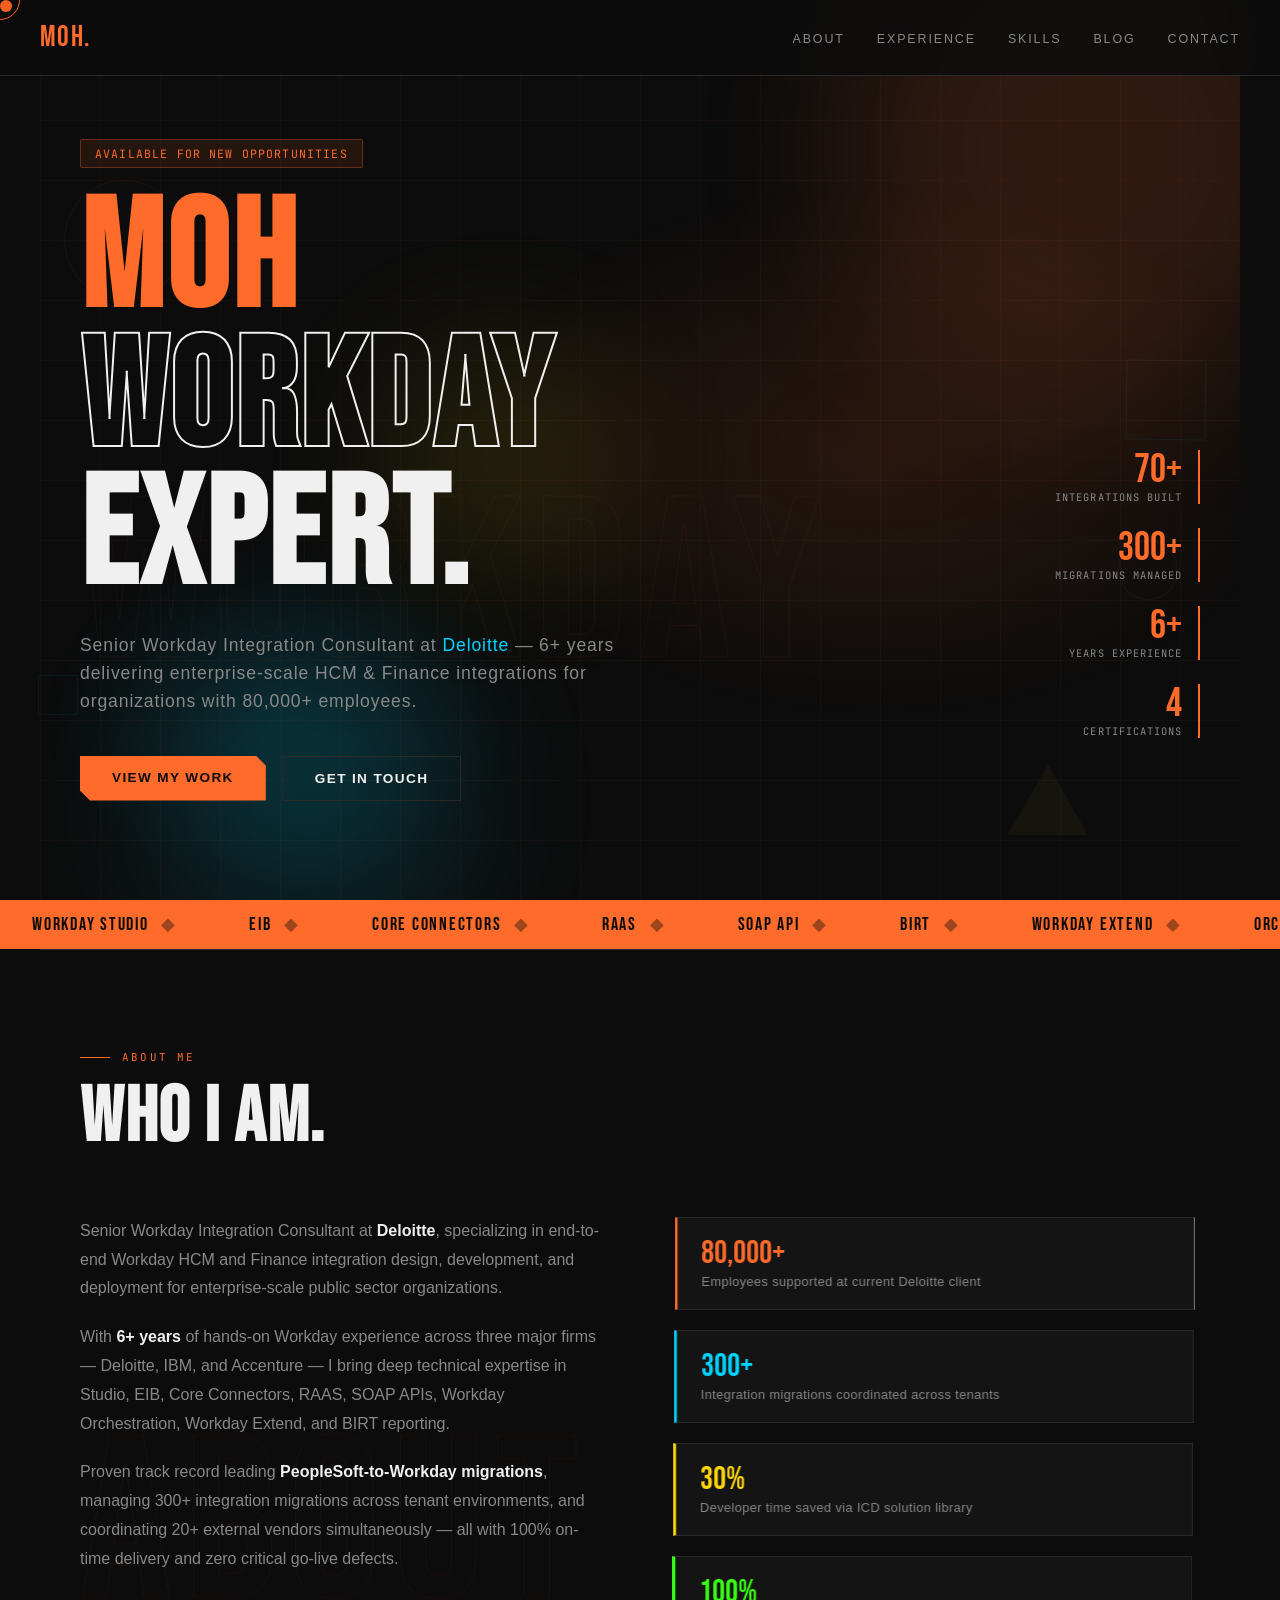
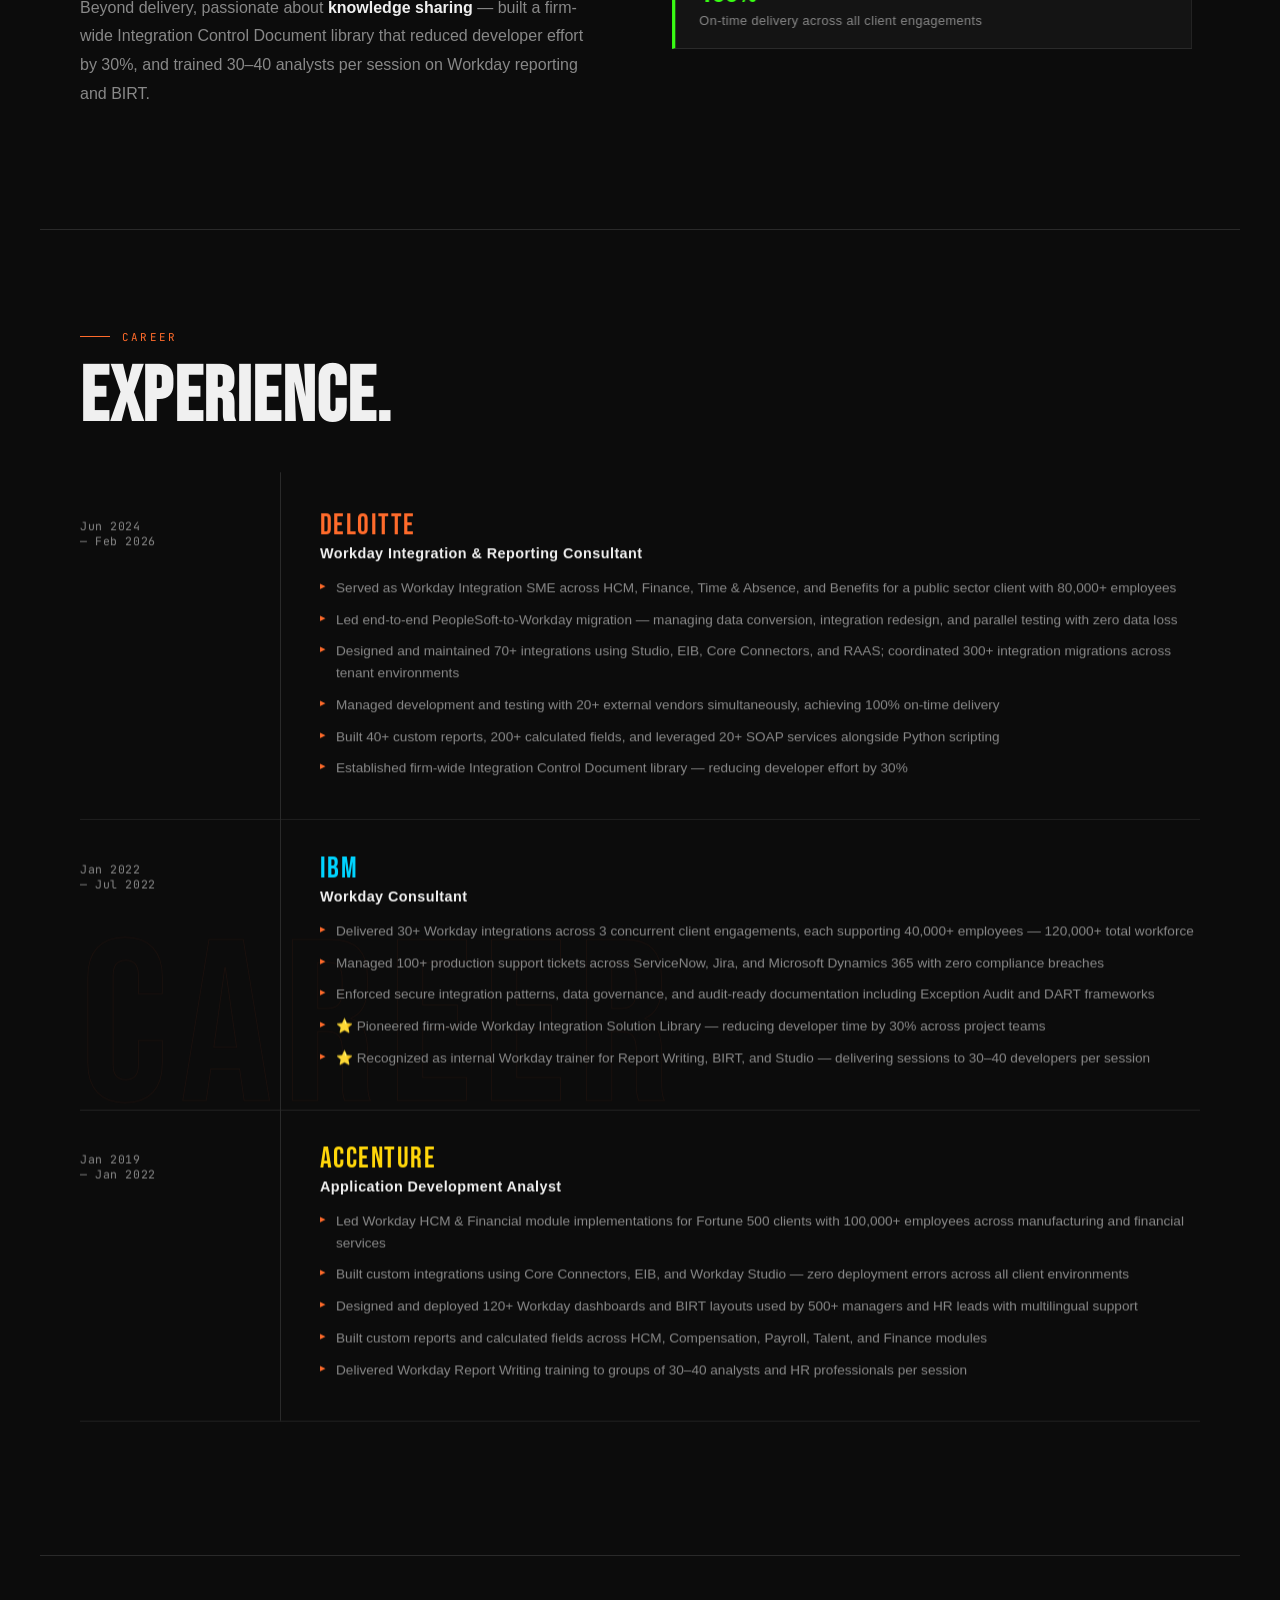
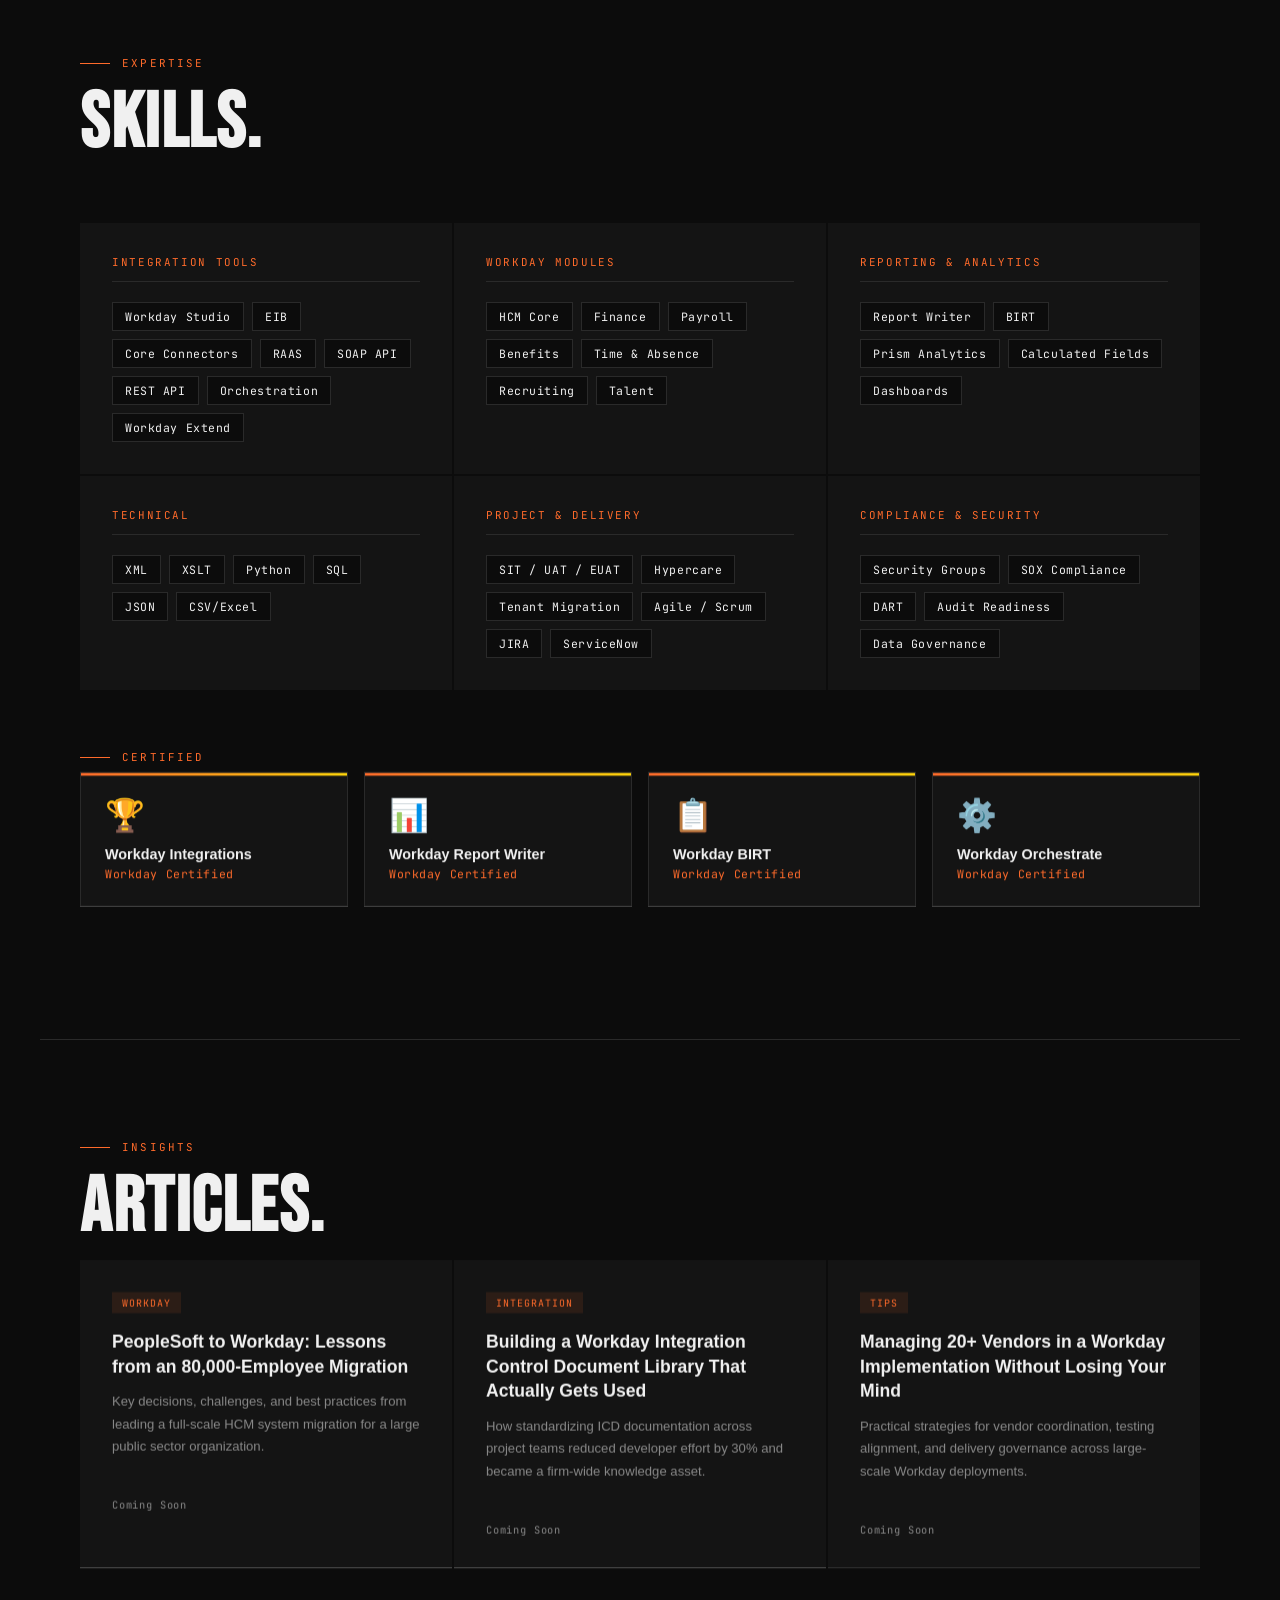
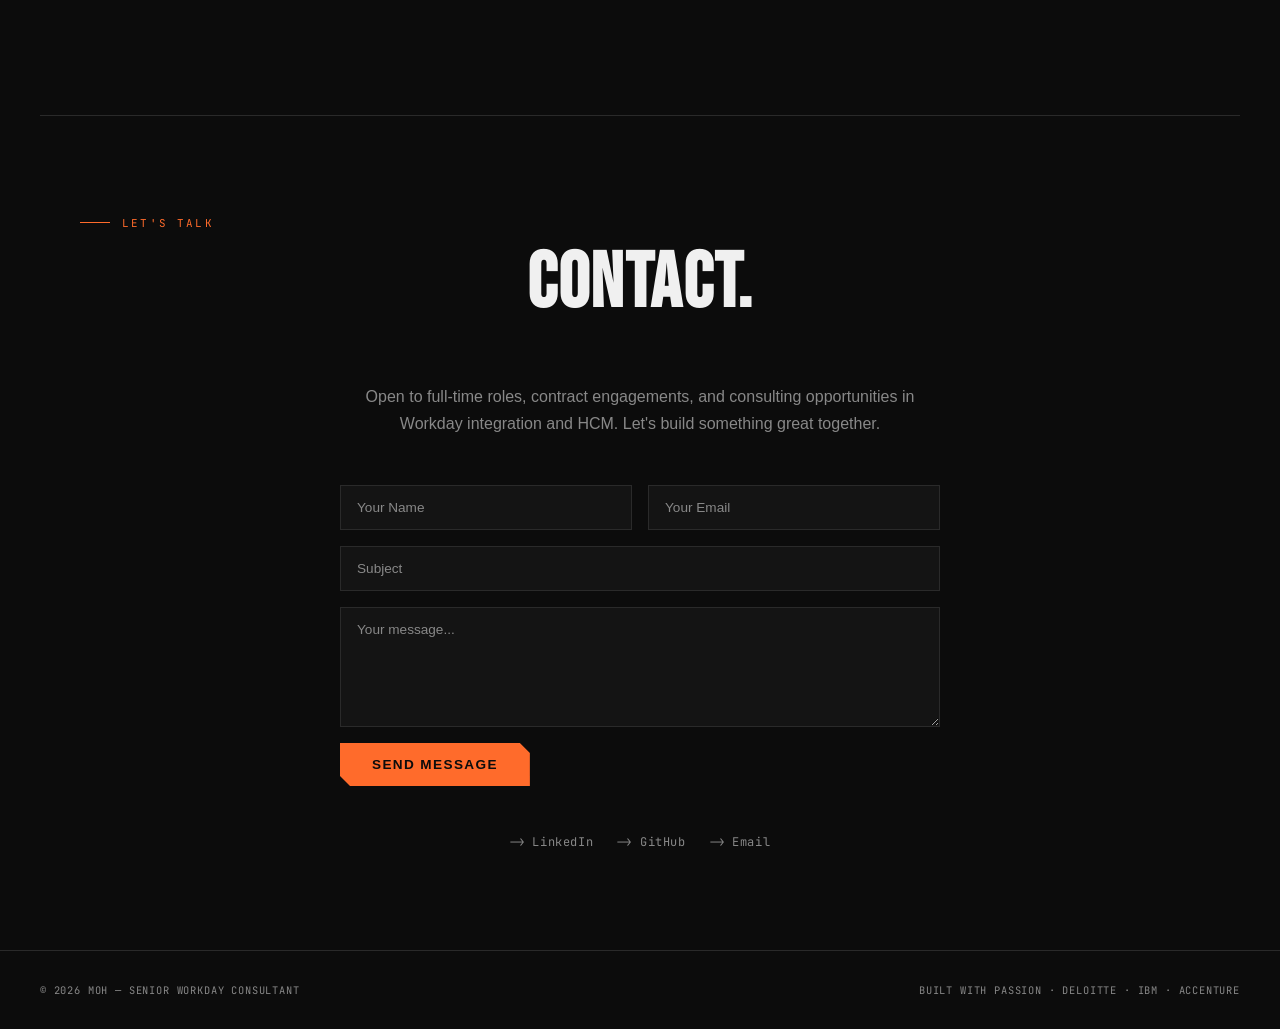
<file: Mahammad_Website.html>
<!DOCTYPE html>
<html lang="en">
<head>
<meta charset="UTF-8">
<meta name="viewport" content="width=device-width, initial-scale=1.0">
<title>Moh — Senior Workday Integration Consultant</title>
<link href="https://fonts.googleapis.com/css2?family=Bebas+Neue&family=Cabinet+Grotesk:wght@400;500;700;800&family=JetBrains+Mono:wght@400;500&display=swap" rel="stylesheet">
<style>
:root {
  --bg: #0c0c0c;
  --surface: #141414;
  --surface2: #1c1c1c;
  --border: #2a2a2a;
  --text: #f0f0f0;
  --muted: #888;
  --orange: #ff6b2b;
  --yellow: #ffd60a;
  --cyan: #00d4ff;
  --green: #39ff14;
  --pink: #ff2d78;
  --display: 'Bebas Neue', cursive;
  --body: 'Cabinet Grotesk', sans-serif;
  --mono: 'JetBrains Mono', monospace;
}

* { margin: 0; padding: 0; box-sizing: border-box; }

html { scroll-behavior: smooth; }

body {
  background: var(--bg);
  color: var(--text);
  font-family: var(--body);
  overflow-x: hidden;
  cursor: none;
}

/* Custom cursor */
.cursor {
  width: 12px; height: 12px;
  background: var(--orange);
  border-radius: 50%;
  position: fixed;
  pointer-events: none;
  z-index: 9999;
  transition: transform 0.1s;
  mix-blend-mode: difference;
}

.cursor-ring {
  width: 40px; height: 40px;
  border: 1px solid var(--orange);
  border-radius: 50%;
  position: fixed;
  pointer-events: none;
  z-index: 9998;
  transition: all 0.15s ease;
  mix-blend-mode: difference;
}

/* Nav */
nav {
  position: fixed;
  top: 0; left: 0; right: 0;
  z-index: 100;
  padding: 20px 40px;
  display: flex;
  justify-content: space-between;
  align-items: center;
  background: rgba(12,12,12,0.85);
  backdrop-filter: blur(20px);
  border-bottom: 1px solid var(--border);
}

.nav-logo {
  font-family: var(--display);
  font-size: 1.8rem;
  color: var(--orange);
  letter-spacing: 0.05em;
}

.nav-links {
  display: flex;
  gap: 32px;
  list-style: none;
}

.nav-links a {
  color: var(--muted);
  text-decoration: none;
  font-size: 0.78rem;
  text-transform: uppercase;
  letter-spacing: 0.15em;
  font-weight: 500;
  transition: color 0.2s;
}

.nav-links a:hover { color: var(--orange); }

/* Hero */
#hero {
  min-height: 100vh;
  display: flex;
  align-items: center;
  padding: 120px 40px 80px;
  position: relative;
  overflow: hidden;
}

.hero-bg {
  position: absolute;
  inset: 0;
  background:
    radial-gradient(ellipse 60% 50% at 70% 50%, rgba(255,107,43,0.12) 0%, transparent 60%),
    radial-gradient(ellipse 40% 40% at 20% 80%, rgba(0,212,255,0.08) 0%, transparent 50%);
}

.hero-grid {
  position: absolute;
  inset: 0;
  background-image:
    linear-gradient(rgba(255,107,43,0.04) 1px, transparent 1px),
    linear-gradient(90deg, rgba(255,107,43,0.04) 1px, transparent 1px);
  background-size: 60px 60px;
}

.hero-content {
  position: relative;
  z-index: 1;
  max-width: 1200px;
  margin: 0 auto;
  width: 100%;
}

.hero-tag {
  display: inline-block;
  background: rgba(255,107,43,0.1);
  border: 1px solid rgba(255,107,43,0.3);
  color: var(--orange);
  font-family: var(--mono);
  font-size: 0.72rem;
  padding: 6px 14px;
  border-radius: 2px;
  letter-spacing: 0.1em;
  text-transform: uppercase;
  margin-bottom: 24px;
  animation: fadeUp 0.6s ease forwards;
  opacity: 0;
}

.hero-name {
  font-family: var(--display);
  font-size: clamp(5rem, 12vw, 11rem);
  line-height: 0.9;
  letter-spacing: 0.02em;
  margin-bottom: 24px;
  animation: fadeUp 0.6s 0.1s ease forwards;
  opacity: 0;
}

.hero-name .accent { color: var(--orange); }
.hero-name .outline {
  -webkit-text-stroke: 2px var(--text);
  color: transparent;
}

.hero-title {
  font-size: 1.1rem;
  color: var(--muted);
  font-weight: 500;
  letter-spacing: 0.05em;
  margin-bottom: 40px;
  animation: fadeUp 0.6s 0.2s ease forwards;
  opacity: 0;
  max-width: 600px;
  line-height: 1.6;
}

.hero-title span { color: var(--cyan); }

.hero-ctas {
  display: flex;
  gap: 16px;
  flex-wrap: wrap;
  animation: fadeUp 0.6s 0.3s ease forwards;
  opacity: 0;
}

.btn-primary {
  background: var(--orange);
  color: #0c0c0c;
  padding: 14px 32px;
  font-family: var(--body);
  font-weight: 800;
  font-size: 0.85rem;
  text-transform: uppercase;
  letter-spacing: 0.1em;
  border: none;
  cursor: none;
  text-decoration: none;
  display: inline-block;
  transition: all 0.2s;
  clip-path: polygon(0 0, calc(100% - 10px) 0, 100% 10px, 100% 100%, 10px 100%, 0 calc(100% - 10px));
}

.btn-primary:hover { background: var(--yellow); transform: translateY(-2px); }

.btn-outline {
  background: transparent;
  color: var(--text);
  padding: 14px 32px;
  font-family: var(--body);
  font-weight: 800;
  font-size: 0.85rem;
  text-transform: uppercase;
  letter-spacing: 0.1em;
  border: 1px solid var(--border);
  cursor: none;
  text-decoration: none;
  display: inline-block;
  transition: all 0.2s;
}

.btn-outline:hover { border-color: var(--orange); color: var(--orange); }

.hero-stats {
  position: absolute;
  right: 40px;
  top: 50%;
  transform: translateY(-50%);
  display: flex;
  flex-direction: column;
  gap: 24px;
  animation: fadeUp 0.6s 0.4s ease forwards;
  opacity: 0;
}

.stat-item {
  text-align: right;
  border-right: 2px solid var(--orange);
  padding-right: 16px;
}

.stat-num {
  font-family: var(--display);
  font-size: 2.5rem;
  color: var(--orange);
  line-height: 1;
}

.stat-label {
  font-size: 0.65rem;
  color: var(--muted);
  text-transform: uppercase;
  letter-spacing: 0.1em;
  font-family: var(--mono);
}

@keyframes fadeUp {
  from { opacity: 0; transform: translateY(30px); }
  to { opacity: 1; transform: translateY(0); }
}

/* Section styles */
section {
  padding: 100px 40px;
  max-width: 1200px;
  margin: 0 auto;
}

.section-label {
  font-family: var(--mono);
  font-size: 0.68rem;
  color: var(--orange);
  text-transform: uppercase;
  letter-spacing: 0.2em;
  margin-bottom: 16px;
  display: flex;
  align-items: center;
  gap: 12px;
}

.section-label::before {
  content: '';
  width: 30px;
  height: 1px;
  background: var(--orange);
}

.section-title {
  font-family: var(--display);
  font-size: clamp(3rem, 6vw, 5rem);
  line-height: 1;
  margin-bottom: 60px;
  letter-spacing: 0.02em;
}

/* About */
#about {
  border-top: 1px solid var(--border);
}

.about-grid {
  display: grid;
  grid-template-columns: 1fr 1fr;
  gap: 80px;
  align-items: start;
}

.about-text p {
  color: var(--muted);
  line-height: 1.8;
  font-size: 1rem;
  margin-bottom: 20px;
}

.about-text p span { color: var(--text); font-weight: 700; }

.about-highlights {
  display: flex;
  flex-direction: column;
  gap: 20px;
}

.highlight-card {
  background: var(--surface);
  border: 1px solid var(--border);
  border-left: 3px solid var(--orange);
  padding: 20px 24px;
  transition: all 0.2s;
}

.highlight-card:nth-child(2) { border-left-color: var(--cyan); }
.highlight-card:nth-child(3) { border-left-color: var(--yellow); }
.highlight-card:nth-child(4) { border-left-color: var(--green); }

.highlight-card:hover { background: var(--surface2); transform: translateX(4px); }

.highlight-num {
  font-family: var(--display);
  font-size: 2rem;
  color: var(--orange);
  line-height: 1;
}

.highlight-card:nth-child(2) .highlight-num { color: var(--cyan); }
.highlight-card:nth-child(3) .highlight-num { color: var(--yellow); }
.highlight-card:nth-child(4) .highlight-num { color: var(--green); }

.highlight-desc {
  font-size: 0.8rem;
  color: var(--muted);
  margin-top: 4px;
  letter-spacing: 0.03em;
}

/* Experience */
#experience { border-top: 1px solid var(--border); }

.exp-item {
  display: grid;
  grid-template-columns: 200px 1fr;
  gap: 40px;
  padding: 40px 0;
  border-bottom: 1px solid var(--border);
  position: relative;
}

.exp-item::before {
  content: '';
  position: absolute;
  left: 200px;
  top: 0; bottom: 0;
  width: 1px;
  background: var(--border);
}

.exp-date {
  font-family: var(--mono);
  font-size: 0.72rem;
  color: var(--muted);
  padding-top: 6px;
  letter-spacing: 0.05em;
}

.exp-company {
  font-family: var(--display);
  font-size: 1.8rem;
  color: var(--orange);
  letter-spacing: 0.05em;
  line-height: 1;
  margin-bottom: 4px;
}

.exp-role {
  font-size: 0.9rem;
  color: var(--text);
  font-weight: 700;
  margin-bottom: 16px;
  letter-spacing: 0.03em;
}

.exp-bullets {
  list-style: none;
  display: flex;
  flex-direction: column;
  gap: 10px;
}

.exp-bullets li {
  font-size: 0.85rem;
  color: var(--muted);
  padding-left: 16px;
  position: relative;
  line-height: 1.6;
}

.exp-bullets li::before {
  content: '▸';
  position: absolute;
  left: 0;
  color: var(--orange);
  font-size: 0.7rem;
}

/* Skills */
#skills { border-top: 1px solid var(--border); }

.skills-grid {
  display: grid;
  grid-template-columns: repeat(auto-fit, minmax(280px, 1fr));
  gap: 2px;
}

.skill-category {
  background: var(--surface);
  padding: 32px;
  transition: background 0.2s;
}

.skill-category:hover { background: var(--surface2); }

.skill-cat-title {
  font-family: var(--mono);
  font-size: 0.68rem;
  color: var(--orange);
  text-transform: uppercase;
  letter-spacing: 0.15em;
  margin-bottom: 20px;
  padding-bottom: 12px;
  border-bottom: 1px solid var(--border);
}

.skill-tags {
  display: flex;
  flex-wrap: wrap;
  gap: 8px;
}

.skill-tag {
  background: var(--bg);
  border: 1px solid var(--border);
  color: var(--text);
  font-size: 0.72rem;
  padding: 6px 12px;
  font-family: var(--mono);
  letter-spacing: 0.05em;
  transition: all 0.15s;
}

.skill-tag:hover { border-color: var(--orange); color: var(--orange); }

/* Certifications */
.certs-grid {
  display: grid;
  grid-template-columns: repeat(auto-fit, minmax(220px, 1fr));
  gap: 16px;
  margin-top: 40px;
}

.cert-card {
  background: var(--surface);
  border: 1px solid var(--border);
  padding: 24px;
  position: relative;
  overflow: hidden;
  transition: all 0.2s;
}

.cert-card::before {
  content: '';
  position: absolute;
  top: 0; left: 0; right: 0;
  height: 3px;
  background: linear-gradient(90deg, var(--orange), var(--yellow));
}

.cert-card:hover { border-color: var(--orange); transform: translateY(-4px); }

.cert-icon { font-size: 2rem; margin-bottom: 12px; }

.cert-name {
  font-weight: 800;
  font-size: 0.9rem;
  margin-bottom: 4px;
  color: var(--text);
}

.cert-issuer {
  font-size: 0.72rem;
  color: var(--orange);
  font-family: var(--mono);
  letter-spacing: 0.05em;
}

/* Blog */
#blog { border-top: 1px solid var(--border); }

.blog-grid {
  display: grid;
  grid-template-columns: repeat(auto-fit, minmax(300px, 1fr));
  gap: 2px;
}

.blog-card {
  background: var(--surface);
  padding: 32px;
  transition: all 0.2s;
  cursor: none;
  position: relative;
  overflow: hidden;
}

.blog-card::after {
  content: '→';
  position: absolute;
  bottom: 32px;
  right: 32px;
  color: var(--orange);
  font-size: 1.2rem;
  opacity: 0;
  transition: all 0.2s;
}

.blog-card:hover { background: var(--surface2); }
.blog-card:hover::after { opacity: 1; }

.blog-tag {
  display: inline-block;
  background: rgba(255,107,43,0.1);
  color: var(--orange);
  font-family: var(--mono);
  font-size: 0.62rem;
  padding: 4px 10px;
  letter-spacing: 0.1em;
  text-transform: uppercase;
  margin-bottom: 16px;
}

.blog-title {
  font-size: 1.1rem;
  font-weight: 800;
  line-height: 1.4;
  margin-bottom: 12px;
  color: var(--text);
}

.blog-excerpt {
  font-size: 0.82rem;
  color: var(--muted);
  line-height: 1.7;
  margin-bottom: 40px;
}

.blog-date {
  font-family: var(--mono);
  font-size: 0.65rem;
  color: var(--muted);
  letter-spacing: 0.08em;
}

/* Contact */
#contact {
  border-top: 1px solid var(--border);
  text-align: center;
}

.contact-inner {
  max-width: 600px;
  margin: 0 auto;
}

.contact-tagline {
  font-size: 1rem;
  color: var(--muted);
  line-height: 1.7;
  margin-bottom: 48px;
}

.contact-form {
  display: flex;
  flex-direction: column;
  gap: 16px;
  text-align: left;
}

.form-row { display: grid; grid-template-columns: 1fr 1fr; gap: 16px; }

.form-input, .form-textarea {
  background: var(--surface);
  border: 1px solid var(--border);
  color: var(--text);
  font-family: var(--body);
  font-size: 0.85rem;
  padding: 14px 16px;
  outline: none;
  transition: border-color 0.2s;
  width: 100%;
}

.form-input:focus, .form-textarea:focus { border-color: var(--orange); }
.form-textarea { min-height: 120px; resize: vertical; }

.form-input::placeholder, .form-textarea::placeholder { color: var(--muted); }

.contact-links {
  display: flex;
  justify-content: center;
  gap: 24px;
  margin-top: 48px;
  flex-wrap: wrap;
}

.contact-link {
  display: flex;
  align-items: center;
  gap: 8px;
  color: var(--muted);
  text-decoration: none;
  font-family: var(--mono);
  font-size: 0.75rem;
  letter-spacing: 0.05em;
  transition: color 0.2s;
}

.contact-link:hover { color: var(--orange); }

/* Footer */
footer {
  border-top: 1px solid var(--border);
  padding: 32px 40px;
  display: flex;
  justify-content: space-between;
  align-items: center;
  font-family: var(--mono);
  font-size: 0.65rem;
  color: var(--muted);
  letter-spacing: 0.08em;
}

/* Scroll reveal */
.reveal {
  opacity: 0;
  transform: translateY(40px);
  transition: all 0.7s ease;
}

.reveal.visible {
  opacity: 1;
  transform: translateY(0);
}

/* Parallax layers */
.parallax-layer {
  position: absolute;
  pointer-events: none;
  will-change: transform;
}

/* Floating geometric shapes */
.geo-shape {
  position: fixed;
  pointer-events: none;
  opacity: 0.06;
  will-change: transform;
  z-index: 0;
}

.geo-shape.circle {
  border-radius: 50%;
  border: 1px solid var(--orange);
}

.geo-shape.square {
  border: 1px solid var(--cyan);
  transform-origin: center;
}

.geo-shape.triangle {
  width: 0; height: 0;
  border-left: 40px solid transparent;
  border-right: 40px solid transparent;
  border-bottom: 70px solid var(--yellow);
  background: transparent;
  border-top: none;
}

/* Parallax section headers */
.parallax-title {
  will-change: transform;
  display: inline-block;
}

/* Horizontal scrolling text on parallax */
.parallax-text-bg {
  position: absolute;
  font-family: var(--display);
  font-size: 18vw;
  color: transparent;
  -webkit-text-stroke: 1px rgba(255,107,43,0.06);
  white-space: nowrap;
  pointer-events: none;
  will-change: transform;
  letter-spacing: 0.05em;
  z-index: 0;
  top: 50%;
  transform: translateY(-50%);
  user-select: none;
}

/* Section position relative for parallax bg text */
#about, #experience, #skills, #blog, #contact {
  position: relative;
  overflow: hidden;
}

/* Parallax image depth cards */
.exp-item, .cert-card, .highlight-card, .blog-card {
  will-change: transform;
  transition: transform 0.4s cubic-bezier(0.23, 1, 0.32, 1), background 0.2s, border-color 0.2s;
}

/* Scroll progress bar */
.scroll-progress {
  position: fixed;
  top: 0; left: 0;
  height: 2px;
  background: linear-gradient(90deg, var(--orange), var(--yellow), var(--cyan));
  z-index: 200;
  width: 0%;
  transition: width 0.1s linear;
}

/* Hero parallax orbs */
.hero-orb {
  position: absolute;
  border-radius: 50%;
  filter: blur(80px);
  pointer-events: none;
  will-change: transform;
  opacity: 0.15;
}

.hero-orb-1 {
  width: 500px; height: 500px;
  background: var(--orange);
  top: -100px; right: -100px;
}

.hero-orb-2 {
  width: 300px; height: 300px;
  background: var(--cyan);
  bottom: -50px; left: 10%;
}

.hero-orb-3 {
  width: 200px; height: 200px;
  background: var(--yellow);
  top: 40%; left: 30%;
}

/* Mobile */
@media (max-width: 768px) {
  nav { padding: 16px 20px; }
  .nav-links { display: none; }
  #hero { padding: 100px 20px 60px; }
  .hero-stats { display: none; }
  section { padding: 60px 20px; }
  .about-grid { grid-template-columns: 1fr; gap: 40px; }
  .exp-item { grid-template-columns: 1fr; gap: 8px; }
  .exp-item::before { display: none; }
  .form-row { grid-template-columns: 1fr; }
  footer { flex-direction: column; gap: 8px; text-align: center; }
}

/* Marquee */
.marquee-wrap {
  background: var(--orange);
  padding: 14px 0;
  overflow: hidden;
  white-space: nowrap;
}

.marquee-track {
  display: inline-flex;
  animation: marquee 20s linear infinite;
}

.marquee-item {
  font-family: var(--display);
  font-size: 1.1rem;
  color: #0c0c0c;
  letter-spacing: 0.1em;
  padding: 0 32px;
}

.marquee-dot {
  color: rgba(12,12,12,0.4);
  margin: 0 8px;
}

@keyframes marquee {
  from { transform: translateX(0); }
  to { transform: translateX(-50%); }
}
</style>
</head>
<body>

<!-- Scroll progress -->
<div class="scroll-progress" id="scrollProgress"></div>

<!-- Floating geometric shapes -->
<div class="geo-shape circle" id="geo1" style="width:120px;height:120px;top:20%;left:5%;"></div>
<div class="geo-shape circle" id="geo2" style="width:60px;height:60px;top:60%;right:8%;"></div>
<div class="geo-shape square" id="geo3" style="width:80px;height:80px;top:40%;left:88%;"></div>
<div class="geo-shape square" id="geo4" style="width:40px;height:40px;top:75%;left:3%;"></div>
<div class="geo-shape triangle" id="geo5" style="top:85%;right:15%;opacity:0.04;"></div>

<div class="cursor" id="cursor"></div>
<div class="cursor-ring" id="cursorRing"></div>

<!-- Nav -->
<nav>
  <div class="nav-logo">MOH.</div>
  <ul class="nav-links">
    <li><a href="#about">About</a></li>
    <li><a href="#experience">Experience</a></li>
    <li><a href="#skills">Skills</a></li>
    <li><a href="#blog">Blog</a></li>
    <li><a href="#contact">Contact</a></li>
  </ul>
</nav>

<!-- Hero -->
<section id="hero">
  <div class="hero-bg"></div>
  <div class="hero-grid"></div>
  <div class="hero-orb hero-orb-1" id="heroOrb1"></div>
  <div class="hero-orb hero-orb-2" id="heroOrb2"></div>
  <div class="hero-orb hero-orb-3" id="heroOrb3"></div>
  <div class="parallax-text-bg" id="heroBgText">WORKDAY</div>
  <div class="hero-content">
    <div class="hero-tag">Available for new opportunities</div>
    <h1 class="hero-name">
      <span class="accent">MOH</span><br>
      <span class="outline">WORKDAY</span><br>
      <span>EXPERT.</span>
    </h1>
    <p class="hero-title">
      Senior Workday Integration Consultant at <span>Deloitte</span> —
      6+ years delivering enterprise-scale HCM & Finance integrations
      for organizations with 80,000+ employees.
    </p>
    <div class="hero-ctas">
      <a href="#experience" class="btn-primary">View My Work</a>
      <a href="#contact" class="btn-outline">Get In Touch</a>
    </div>
  </div>
  <div class="hero-stats">
    <div class="stat-item">
      <div class="stat-num">70+</div>
      <div class="stat-label">Integrations Built</div>
    </div>
    <div class="stat-item">
      <div class="stat-num">300+</div>
      <div class="stat-label">Migrations Managed</div>
    </div>
    <div class="stat-item">
      <div class="stat-num">6+</div>
      <div class="stat-label">Years Experience</div>
    </div>
    <div class="stat-item">
      <div class="stat-num">4</div>
      <div class="stat-label">Certifications</div>
    </div>
  </div>
</section>

<!-- Marquee -->
<div class="marquee-wrap">
  <div class="marquee-track">
    <span class="marquee-item">Workday Studio <span class="marquee-dot">◆</span></span>
    <span class="marquee-item">EIB <span class="marquee-dot">◆</span></span>
    <span class="marquee-item">Core Connectors <span class="marquee-dot">◆</span></span>
    <span class="marquee-item">RAAS <span class="marquee-dot">◆</span></span>
    <span class="marquee-item">SOAP API <span class="marquee-dot">◆</span></span>
    <span class="marquee-item">BIRT <span class="marquee-dot">◆</span></span>
    <span class="marquee-item">Workday Extend <span class="marquee-dot">◆</span></span>
    <span class="marquee-item">Orchestration <span class="marquee-dot">◆</span></span>
    <span class="marquee-item">XML & XSLT <span class="marquee-dot">◆</span></span>
    <span class="marquee-item">Python <span class="marquee-dot">◆</span></span>
    <span class="marquee-item">PeopleSoft Migration <span class="marquee-dot">◆</span></span>
    <span class="marquee-item">Prism Analytics <span class="marquee-dot">◆</span></span>
    <span class="marquee-item">Workday Studio <span class="marquee-dot">◆</span></span>
    <span class="marquee-item">EIB <span class="marquee-dot">◆</span></span>
    <span class="marquee-item">Core Connectors <span class="marquee-dot">◆</span></span>
    <span class="marquee-item">RAAS <span class="marquee-dot">◆</span></span>
    <span class="marquee-item">SOAP API <span class="marquee-dot">◆</span></span>
    <span class="marquee-item">BIRT <span class="marquee-dot">◆</span></span>
    <span class="marquee-item">Workday Extend <span class="marquee-dot">◆</span></span>
    <span class="marquee-item">Orchestration <span class="marquee-dot">◆</span></span>
    <span class="marquee-item">XML & XSLT <span class="marquee-dot">◆</span></span>
    <span class="marquee-item">Python <span class="marquee-dot">◆</span></span>
    <span class="marquee-item">PeopleSoft Migration <span class="marquee-dot">◆</span></span>
    <span class="marquee-item">Prism Analytics <span class="marquee-dot">◆</span></span>
  </div>
</div>

<!-- About -->
<section id="about">
  <div class="parallax-text-bg" id="aboutBgText">ABOUT</div>
  <div class="section-label">About Me</div>
  <h2 class="section-title">WHO I AM.</h2>
  <div class="about-grid reveal">
    <div class="about-text">
      <p>
        Senior Workday Integration Consultant at <span>Deloitte</span>, specializing in end-to-end Workday HCM and Finance integration design, development, and deployment for enterprise-scale public sector organizations.
      </p>
      <p>
        With <span>6+ years</span> of hands-on Workday experience across three major firms — Deloitte, IBM, and Accenture — I bring deep technical expertise in Studio, EIB, Core Connectors, RAAS, SOAP APIs, Workday Orchestration, Workday Extend, and BIRT reporting.
      </p>
      <p>
        Proven track record leading <span>PeopleSoft-to-Workday migrations</span>, managing 300+ integration migrations across tenant environments, and coordinating 20+ external vendors simultaneously — all with 100% on-time delivery and zero critical go-live defects.
      </p>
      <p>
        Beyond delivery, passionate about <span>knowledge sharing</span> — built a firm-wide Integration Control Document library that reduced developer effort by 30%, and trained 30–40 analysts per session on Workday reporting and BIRT.
      </p>
    </div>
    <div class="about-highlights">
      <div class="highlight-card">
        <div class="highlight-num">80,000+</div>
        <div class="highlight-desc">Employees supported at current Deloitte client</div>
      </div>
      <div class="highlight-card">
        <div class="highlight-num">300+</div>
        <div class="highlight-desc">Integration migrations coordinated across tenants</div>
      </div>
      <div class="highlight-card">
        <div class="highlight-num">30%</div>
        <div class="highlight-desc">Developer time saved via ICD solution library</div>
      </div>
      <div class="highlight-card">
        <div class="highlight-num">100%</div>
        <div class="highlight-desc">On-time delivery across all client engagements</div>
      </div>
    </div>
  </div>
</section>

<!-- Experience -->
<section id="experience">
  <div class="parallax-text-bg" id="expBgText">CAREER</div>
  <div class="section-label">Career</div>
  <h2 class="section-title">EXPERIENCE.</h2>

  <div class="exp-item reveal">
    <div class="exp-date">Jun 2024<br>— Feb 2026</div>
    <div>
      <div class="exp-company">DELOITTE</div>
      <div class="exp-role">Workday Integration & Reporting Consultant</div>
      <ul class="exp-bullets">
        <li>Served as Workday Integration SME across HCM, Finance, Time & Absence, and Benefits for a public sector client with 80,000+ employees</li>
        <li>Led end-to-end PeopleSoft-to-Workday migration — managing data conversion, integration redesign, and parallel testing with zero data loss</li>
        <li>Designed and maintained 70+ integrations using Studio, EIB, Core Connectors, and RAAS; coordinated 300+ integration migrations across tenant environments</li>
        <li>Managed development and testing with 20+ external vendors simultaneously, achieving 100% on-time delivery</li>
        <li>Built 40+ custom reports, 200+ calculated fields, and leveraged 20+ SOAP services alongside Python scripting</li>
        <li>Established firm-wide Integration Control Document library — reducing developer effort by 30%</li>
      </ul>
    </div>
  </div>

  <div class="exp-item reveal">
    <div class="exp-date">Jan 2022<br>— Jul 2022</div>
    <div>
      <div class="exp-company" style="color:var(--cyan)">IBM</div>
      <div class="exp-role">Workday Consultant</div>
      <ul class="exp-bullets">
        <li>Delivered 30+ Workday integrations across 3 concurrent client engagements, each supporting 40,000+ employees — 120,000+ total workforce</li>
        <li>Managed 100+ production support tickets across ServiceNow, Jira, and Microsoft Dynamics 365 with zero compliance breaches</li>
        <li>Enforced secure integration patterns, data governance, and audit-ready documentation including Exception Audit and DART frameworks</li>
        <li>⭐ Pioneered firm-wide Workday Integration Solution Library — reducing developer time by 30% across project teams</li>
        <li>⭐ Recognized as internal Workday trainer for Report Writing, BIRT, and Studio — delivering sessions to 30–40 developers per session</li>
      </ul>
    </div>
  </div>

  <div class="exp-item reveal">
    <div class="exp-date">Jan 2019<br>— Jan 2022</div>
    <div>
      <div class="exp-company" style="color:var(--yellow)">ACCENTURE</div>
      <div class="exp-role">Application Development Analyst</div>
      <ul class="exp-bullets">
        <li>Led Workday HCM & Financial module implementations for Fortune 500 clients with 100,000+ employees across manufacturing and financial services</li>
        <li>Built custom integrations using Core Connectors, EIB, and Workday Studio — zero deployment errors across all client environments</li>
        <li>Designed and deployed 120+ Workday dashboards and BIRT layouts used by 500+ managers and HR leads with multilingual support</li>
        <li>Built custom reports and calculated fields across HCM, Compensation, Payroll, Talent, and Finance modules</li>
        <li>Delivered Workday Report Writing training to groups of 30–40 analysts and HR professionals per session</li>
      </ul>
    </div>
  </div>
</section>

<!-- Skills -->
<section id="skills">
  <div class="section-label">Expertise</div>
  <h2 class="section-title">SKILLS.</h2>

  <div class="skills-grid reveal">
    <div class="skill-category">
      <div class="skill-cat-title">Integration Tools</div>
      <div class="skill-tags">
        <span class="skill-tag">Workday Studio</span>
        <span class="skill-tag">EIB</span>
        <span class="skill-tag">Core Connectors</span>
        <span class="skill-tag">RAAS</span>
        <span class="skill-tag">SOAP API</span>
        <span class="skill-tag">REST API</span>
        <span class="skill-tag">Orchestration</span>
        <span class="skill-tag">Workday Extend</span>
      </div>
    </div>
    <div class="skill-category">
      <div class="skill-cat-title">Workday Modules</div>
      <div class="skill-tags">
        <span class="skill-tag">HCM Core</span>
        <span class="skill-tag">Finance</span>
        <span class="skill-tag">Payroll</span>
        <span class="skill-tag">Benefits</span>
        <span class="skill-tag">Time & Absence</span>
        <span class="skill-tag">Recruiting</span>
        <span class="skill-tag">Talent</span>
      </div>
    </div>
    <div class="skill-category">
      <div class="skill-cat-title">Reporting & Analytics</div>
      <div class="skill-tags">
        <span class="skill-tag">Report Writer</span>
        <span class="skill-tag">BIRT</span>
        <span class="skill-tag">Prism Analytics</span>
        <span class="skill-tag">Calculated Fields</span>
        <span class="skill-tag">Dashboards</span>
      </div>
    </div>
    <div class="skill-category">
      <div class="skill-cat-title">Technical</div>
      <div class="skill-tags">
        <span class="skill-tag">XML</span>
        <span class="skill-tag">XSLT</span>
        <span class="skill-tag">Python</span>
        <span class="skill-tag">SQL</span>
        <span class="skill-tag">JSON</span>
        <span class="skill-tag">CSV/Excel</span>
      </div>
    </div>
    <div class="skill-category">
      <div class="skill-cat-title">Project & Delivery</div>
      <div class="skill-tags">
        <span class="skill-tag">SIT / UAT / EUAT</span>
        <span class="skill-tag">Hypercare</span>
        <span class="skill-tag">Tenant Migration</span>
        <span class="skill-tag">Agile / Scrum</span>
        <span class="skill-tag">JIRA</span>
        <span class="skill-tag">ServiceNow</span>
      </div>
    </div>
    <div class="skill-category">
      <div class="skill-cat-title">Compliance & Security</div>
      <div class="skill-tags">
        <span class="skill-tag">Security Groups</span>
        <span class="skill-tag">SOX Compliance</span>
        <span class="skill-tag">DART</span>
        <span class="skill-tag">Audit Readiness</span>
        <span class="skill-tag">Data Governance</span>
      </div>
    </div>
  </div>

  <!-- Certifications -->
  <div class="section-label" style="margin-top:60px">Certified</div>
  <div class="certs-grid reveal">
    <div class="cert-card">
      <div class="cert-icon">🏆</div>
      <div class="cert-name">Workday Integrations</div>
      <div class="cert-issuer">Workday Certified</div>
    </div>
    <div class="cert-card">
      <div class="cert-icon">📊</div>
      <div class="cert-name">Workday Report Writer</div>
      <div class="cert-issuer">Workday Certified</div>
    </div>
    <div class="cert-card">
      <div class="cert-icon">📋</div>
      <div class="cert-name">Workday BIRT</div>
      <div class="cert-issuer">Workday Certified</div>
    </div>
    <div class="cert-card">
      <div class="cert-icon">⚙️</div>
      <div class="cert-name">Workday Orchestrate</div>
      <div class="cert-issuer">Workday Certified</div>
    </div>
  </div>
</section>

<!-- Blog -->
<section id="blog">
  <div class="section-label">Insights</div>
  <h2 class="section-title">ARTICLES.</h2>
  <div class="blog-grid reveal">
    <div class="blog-card">
      <div class="blog-tag">Workday</div>
      <div class="blog-title">PeopleSoft to Workday: Lessons from an 80,000-Employee Migration</div>
      <div class="blog-excerpt">Key decisions, challenges, and best practices from leading a full-scale HCM system migration for a large public sector organization.</div>
      <div class="blog-date">Coming Soon</div>
    </div>
    <div class="blog-card">
      <div class="blog-tag">Integration</div>
      <div class="blog-title">Building a Workday Integration Control Document Library That Actually Gets Used</div>
      <div class="blog-excerpt">How standardizing ICD documentation across project teams reduced developer effort by 30% and became a firm-wide knowledge asset.</div>
      <div class="blog-date">Coming Soon</div>
    </div>
    <div class="blog-card">
      <div class="blog-tag">Tips</div>
      <div class="blog-title">Managing 20+ Vendors in a Workday Implementation Without Losing Your Mind</div>
      <div class="blog-excerpt">Practical strategies for vendor coordination, testing alignment, and delivery governance across large-scale Workday deployments.</div>
      <div class="blog-date">Coming Soon</div>
    </div>
  </div>
</section>

<!-- Contact -->
<section id="contact">
  <div class="section-label">Let's Talk</div>
  <h2 class="section-title">CONTACT.</h2>
  <div class="contact-inner">
    <p class="contact-tagline reveal">
      Open to full-time roles, contract engagements, and consulting opportunities
      in Workday integration and HCM. Let's build something great together.
    </p>
    <form class="contact-form reveal" onsubmit="handleSubmit(event)">
      <div class="form-row">
        <input class="form-input" type="text" placeholder="Your Name" required>
        <input class="form-input" type="email" placeholder="Your Email" required>
      </div>
      <input class="form-input" type="text" placeholder="Subject">
      <textarea class="form-textarea" placeholder="Your message..."></textarea>
      <button type="submit" class="btn-primary" style="align-self:flex-start; border:none; cursor:none;">Send Message</button>
    </form>
    <div class="contact-links reveal">
      <a href="https://linkedin.com/in/moh" target="_blank" class="contact-link">
        <span>⟶</span> LinkedIn
      </a>
      <a href="https://github.com/MahammadshaikSM" target="_blank" class="contact-link">
        <span>⟶</span> GitHub
      </a>
      <a href="/cdn-cgi/l/email-protection#fa979592ba9f979b9396d4999597" class="contact-link">
        <span>⟶</span> Email
      </a>
    </div>
  </div>
</section>

<footer>
  <span>© 2026 MOH — SENIOR WORKDAY CONSULTANT</span>
  <span>BUILT WITH PASSION · DELOITTE · IBM · ACCENTURE</span>
</footer>

<script>
// Custom cursor
const cursor = document.getElementById('cursor');
const ring = document.getElementById('cursorRing');
let mx = 0, my = 0, rx = 0, ry = 0;

document.addEventListener('mousemove', e => {
  mx = e.clientX; my = e.clientY;
  cursor.style.left = mx - 6 + 'px';
  cursor.style.top = my - 6 + 'px';
});

function animateRing() {
  rx += (mx - rx) * 0.12;
  ry += (my - ry) * 0.12;
  ring.style.left = rx - 20 + 'px';
  ring.style.top = ry - 20 + 'px';
  requestAnimationFrame(animateRing);
}
animateRing();

document.querySelectorAll('a, button, .blog-card, .cert-card, .highlight-card').forEach(el => {
  el.addEventListener('mouseenter', () => {
    cursor.style.transform = 'scale(2)';
    ring.style.transform = 'scale(1.5)';
  });
  el.addEventListener('mouseleave', () => {
    cursor.style.transform = 'scale(1)';
    ring.style.transform = 'scale(1)';
  });
});

// Scroll reveal
const reveals = document.querySelectorAll('.reveal');
const observer = new IntersectionObserver(entries => {
  entries.forEach((entry, i) => {
    if (entry.isIntersecting) {
      setTimeout(() => entry.target.classList.add('visible'), i * 80);
    }
  });
}, { threshold: 0.1 });
reveals.forEach(el => observer.observe(el));

// =====================
// PARALLAX ENGINE
// =====================
const scrollProgress = document.getElementById('scrollProgress');

// Parallax config: [element, speed multiplier, axis]
// speed > 0 = moves down with scroll (slower than page = parallax)
// speed < 0 = moves up (opposite direction)
const parallaxItems = [
  // Hero orbs - gentle drift
  { el: document.getElementById('heroOrb1'), speedY: -0.3, speedX: 0 },
  { el: document.getElementById('heroOrb2'), speedY: -0.2, speedX: 0.05 },
  { el: document.getElementById('heroOrb3'), speedY: -0.15, speedX: -0.05 },

  // Hero background text - slow horizontal drift
  { el: document.getElementById('heroBgText'), speedY: -0.4, speedX: 0.15 },

  // About bg text
  { el: document.getElementById('aboutBgText'), speedY: -0.25, speedX: -0.1 },

  // Experience bg text
  { el: document.getElementById('expBgText'), speedY: -0.2, speedX: 0.12 },

  // Floating geometric shapes - each at different speeds
  { el: document.getElementById('geo1'), speedY: -0.15, speedX: 0.05, rotate: 0.03 },
  { el: document.getElementById('geo2'), speedY: -0.25, speedX: -0.08, rotate: -0.05 },
  { el: document.getElementById('geo3'), speedY: -0.1, speedX: 0.03, rotate: 0.08 },
  { el: document.getElementById('geo4'), speedY: -0.35, speedX: 0.1, rotate: -0.04 },
  { el: document.getElementById('geo5'), speedY: -0.18, speedX: -0.06, rotate: 0.06 },
];

// Section cards - staggered depth effect on scroll
const expItems = document.querySelectorAll('.exp-item');
const certCards = document.querySelectorAll('.cert-card');
const blogCards = document.querySelectorAll('.blog-card');
const highlightCards = document.querySelectorAll('.highlight-card');

let lastScrollY = window.scrollY;
let ticking = false;
let rotations = {};

function onScroll() {
  const scrollY = window.scrollY;
  const docH = document.documentElement.scrollHeight - window.innerHeight;

  // Scroll progress bar
  scrollProgress.style.width = (scrollY / docH * 100) + '%';

  // Parallax elements
  parallaxItems.forEach((item, i) => {
    if (!item.el) return;
    const ty = scrollY * item.speedY;
    const tx = scrollY * (item.speedX || 0);
    if (item.rotate) {
      rotations[i] = (rotations[i] || 0) + item.rotate;
      item.el.style.transform = `translate(${tx}px, ${ty}px) rotate(${rotations[i]}deg)`;
    } else {
      item.el.style.transform = `translate(${tx}px, ${ty}px)`;
    }
  });

  // Cards subtle parallax depth — closer items move slightly more
  expItems.forEach((el, i) => {
    const rect = el.getBoundingClientRect();
    const center = window.innerHeight / 2;
    const dist = (rect.top + rect.height / 2 - center) / window.innerHeight;
    el.style.transform = `translateY(${dist * -12}px)`;
  });

  certCards.forEach((el, i) => {
    const rect = el.getBoundingClientRect();
    const center = window.innerHeight / 2;
    const dist = (rect.top + rect.height / 2 - center) / window.innerHeight;
    el.style.transform = `translateY(${dist * -8}px)`;
  });

  blogCards.forEach((el, i) => {
    const rect = el.getBoundingClientRect();
    const center = window.innerHeight / 2;
    const dist = (rect.top + rect.height / 2 - center) / window.innerHeight;
    el.style.transform = `translateY(${dist * -10}px)`;
  });

  highlightCards.forEach((el, i) => {
    const rect = el.getBoundingClientRect();
    const center = window.innerHeight / 2;
    const dist = (rect.top + rect.height / 2 - center) / window.innerHeight;
    el.style.transform = `translateX(${dist * -6}px)`;
  });

  // Hero content parallax — text lifts as you scroll
  const heroContent = document.querySelector('.hero-content');
  const heroStats = document.querySelector('.hero-stats');
  const heroTag = document.querySelector('.hero-tag');
  if (heroContent) heroContent.style.transform = `translateY(${scrollY * 0.25}px)`;
  if (heroStats) heroStats.style.transform = `translateY(${scrollY * 0.15}px)`;
  if (heroTag) heroTag.style.transform = `translateY(${scrollY * 0.35}px)`;

  // Hero grid — faster parallax
  const heroGrid = document.querySelector('.hero-grid');
  if (heroGrid) heroGrid.style.transform = `translateY(${scrollY * 0.5}px)`;

  lastScrollY = scrollY;
  ticking = false;
}

window.addEventListener('scroll', () => {
  if (!ticking) {
    requestAnimationFrame(onScroll);
    ticking = true;
  }
}, { passive: true });

// Mouse parallax on hero — subtle tilt based on mouse position
const hero = document.getElementById('hero');
hero.addEventListener('mousemove', e => {
  const rect = hero.getBoundingClientRect();
  const cx = (e.clientX - rect.left) / rect.width - 0.5;
  const cy = (e.clientY - rect.top) / rect.height - 0.5;

  const orb1 = document.getElementById('heroOrb1');
  const orb2 = document.getElementById('heroOrb2');
  const orb3 = document.getElementById('heroOrb3');

  if (orb1) orb1.style.transform = `translate(${cx * 40}px, ${cy * 40}px)`;
  if (orb2) orb2.style.transform = `translate(${cx * -30}px, ${cy * -30}px)`;
  if (orb3) orb3.style.transform = `translate(${cx * 20}px, ${cy * -20}px)`;
});

// 3D tilt on skill tags on hover
document.querySelectorAll('.skill-category').forEach(card => {
  card.addEventListener('mousemove', e => {
    const rect = card.getBoundingClientRect();
    const x = (e.clientX - rect.left) / rect.width - 0.5;
    const y = (e.clientY - rect.top) / rect.height - 0.5;
    card.style.transform = `perspective(600px) rotateX(${y * -6}deg) rotateY(${x * 6}deg) translateZ(4px)`;
  });
  card.addEventListener('mouseleave', () => {
    card.style.transform = 'perspective(600px) rotateX(0) rotateY(0) translateZ(0)';
    card.style.transition = 'transform 0.4s ease';
  });
});

// 3D tilt on cert cards
document.querySelectorAll('.cert-card').forEach(card => {
  card.addEventListener('mousemove', e => {
    const rect = card.getBoundingClientRect();
    const x = (e.clientX - rect.left) / rect.width - 0.5;
    const y = (e.clientY - rect.top) / rect.height - 0.5;
    card.style.transform = `perspective(400px) rotateX(${y * -10}deg) rotateY(${x * 10}deg) translateY(-4px)`;
  });
  card.addEventListener('mouseleave', () => {
    card.style.transform = 'perspective(400px) rotateX(0) rotateY(0) translateY(0)';
    card.style.transition = 'transform 0.4s ease';
  });
});

// Contact form
function handleSubmit(e) {
  e.preventDefault();
  const btn = e.target.querySelector('button');
  btn.textContent = 'Message Sent ✓';
  btn.style.background = '#39ff14';
  setTimeout(() => {
    btn.textContent = 'Send Message';
    btn.style.background = '';
    e.target.reset();
  }, 3000);
}

// Initial call
onScroll();
</script>
</file>
